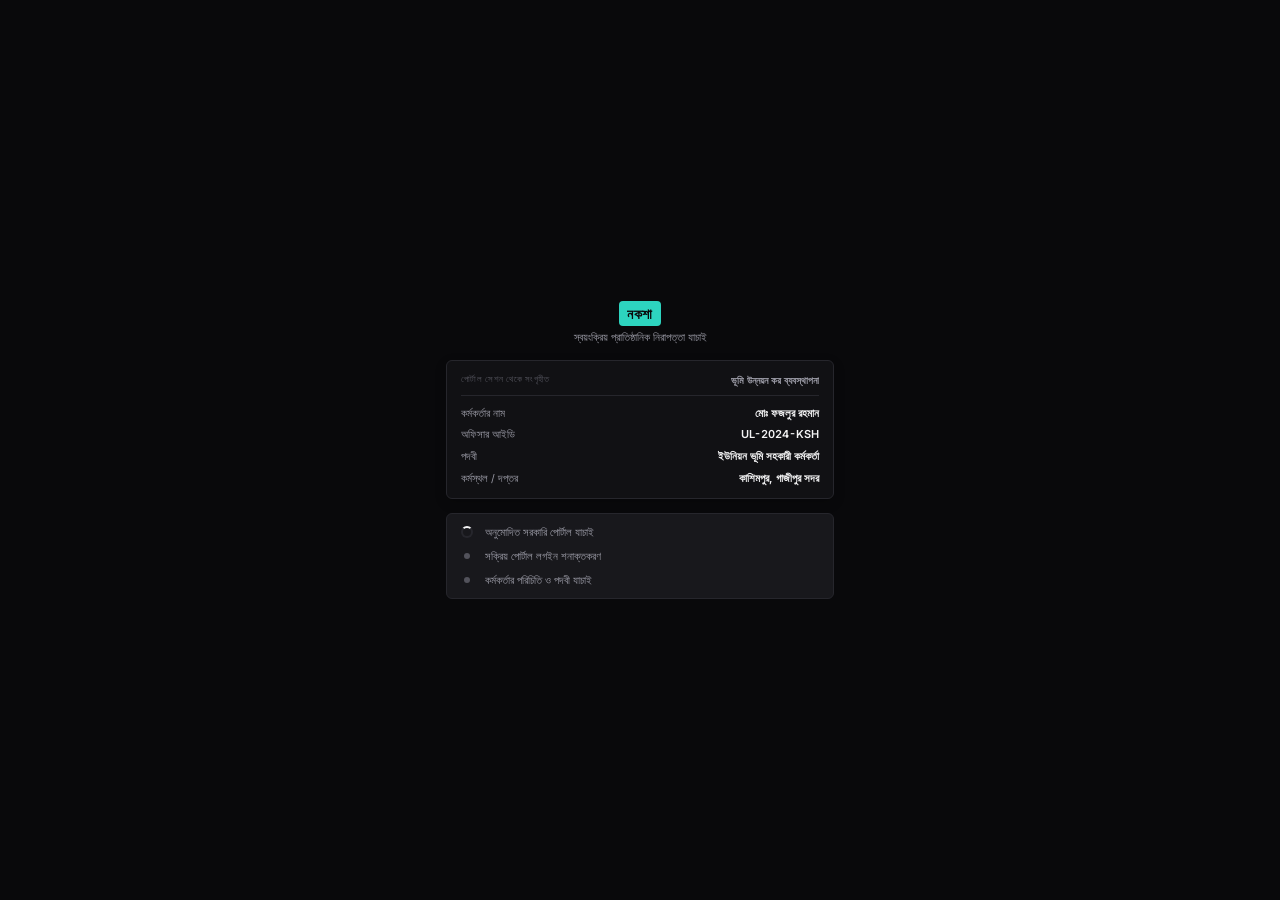
<file: extension/sidepanel.html>
<!DOCTYPE html>
<html lang="bn" data-theme="dark">
<head>
  <meta charset="UTF-8">
  <meta name="viewport" content="width=device-width, initial-scale=1.0">
  <meta name="color-scheme" content="dark light">
  <title>নকশা — ২ডি জিআইএস সাইড প্যানেল</title>
  
  <!-- Inter & Noto Sans Bengali Fonts -->
  <link rel="preconnect" href="https://fonts.googleapis.com">
  <link rel="preconnect" href="https://fonts.gstatic.com" crossorigin>
  <link href="https://fonts.googleapis.com/css2?family=Inter:wght@400;500;600;700;800&family=Noto+Sans+Bengali:wght@400;500;600;700&display=swap" rel="stylesheet">

  <!-- Leaflet CSS (Local Bundle for MV3 CSP Compliance) -->
  <link rel="stylesheet" href="vendor/leaflet/leaflet.css" />

  <!-- Modern Linear / Stripe Cockpit Stylesheet -->
  <link rel="stylesheet" href="sidepanel.css">
  <style>
    html, body {
      background: #09090B;
      background-color: var(--bg, #09090B);
      margin: 0;
      padding: 0;
      width: 100%;
      height: 100%;
      overscroll-behavior: none;
    }
  </style>
</head>
<body>
  <!-- 0. Automated Officer Verification Screen (Appears before Cockpit) -->
  <div id="sp-verification-screen" class="sp-verification-overlay">
    <div class="sp-verify-card">
      <div class="sp-verify-brand">
        <span class="sp-verify-logo">নকশা</span>
        <span class="sp-verify-sub">স্বয়ংক্রিয় প্রাতিষ্ঠানিক নিরাপত্তা যাচাই</span>
      </div>

      <!-- Identity Card -->
      <div class="sp-identity-card">
        <div class="sp-identity-head">
          <span class="sp-identity-badge" id="sp-v-tag">পোর্টাল সেশন থেকে সংগৃহীত</span>
          <span class="sp-identity-portal" id="sp-v-portal-name">ভূমি উন্নয়ন কর ব্যবস্থাপনা</span>
        </div>
        <div class="sp-identity-body">
          <div class="sp-identity-row">
            <span class="sp-id-label" id="sp-lbl-v-name">কর্মকর্তার নাম</span>
            <span class="sp-id-val" id="sp-v-officer-name">মোঃ ফজলুর রহমান</span>
          </div>
          <div class="sp-identity-row">
            <span class="sp-id-label" id="sp-lbl-v-id">অফিসার আইডি</span>
            <span class="sp-id-val num" id="sp-v-officer-id">UL-2024-KSH</span>
          </div>
          <div class="sp-identity-row">
            <span class="sp-id-label" id="sp-lbl-v-title">পদবী</span>
            <span class="sp-id-val" id="sp-v-officer-title">ইউনিয়ন ভূমি সহকারী কর্মকর্তা</span>
          </div>
          <div class="sp-identity-row">
            <span class="sp-id-label" id="sp-lbl-v-office">কর্মস্থল / দপ্তর</span>
            <span class="sp-id-val" id="sp-v-officer-office">কাশিমপুর, গাজীপুর সদর</span>
          </div>
        </div>
      </div>

      <!-- Automated Checks Step List -->
      <div class="sp-checks-list">
        <div class="sp-check-item" id="sp-chk-portal">
          <span class="sp-chk-icon"><span class="sp-spinner"></span></span>
          <span class="sp-chk-text" id="sp-txt-chk-portal">অনুমোদিত সরকারি পোর্টাল যাচাই</span>
        </div>
        <div class="sp-check-item" id="sp-chk-session">
          <span class="sp-chk-icon"><span class="sp-chk-pending"></span></span>
          <span class="sp-chk-text" id="sp-txt-chk-session">সক্রিয় পোর্টাল লগইন শনাক্তকরণ</span>
        </div>
        <div class="sp-check-item" id="sp-chk-registry">
          <span class="sp-chk-icon"><span class="sp-chk-pending"></span></span>
          <span class="sp-chk-text" id="sp-txt-chk-registry">কর্মকর্তার পরিচিতি ও পদবী যাচাই</span>
        </div>
      </div>

      <!-- Result Banner (Success / Denied) -->
      <div class="sp-verify-result" id="sp-verify-result" style="display: none;">
        <!-- Injected dynamically -->
      </div>
    </div>
  </div>

  <!-- 1. Slim 40px Top Bar (Height Budget <= 40px) -->
  <header class="sp-topbar">
    <div class="sp-topbar-left">
      <span class="sp-brand-logo">নকশা</span>
      <span class="sp-officer-chip" id="sp-role-chip" title="ক্যাডাস্ট্রাল জিআইএস">তহশিলদার</span>
      <span class="sp-verified-chip num" id="sp-verified-badge" title="অনুমোদিত অফিসার যাচাইকৃত">Verified: UL-2024-KSH</span>
      <span class="sp-demo-pill" id="sp-demo-pill" title="কৃত্রিম ডেমো ডেটা — কোনো বাস্তব সরকারি রেকর্ডের সাথে সম্পর্কযুক্ত নয়">ডেমো</span>
    </div>
    <div class="sp-topbar-right">
      <span class="sp-timer num" id="sp-session-timer">⏱ 15:00</span>
      <button class="sp-icon-btn" id="sp-btn-theme" title="থিম পরিবর্তন / Toggle Theme">
        <span id="sp-theme-icon">☀️</span>
      </button>
      <button class="sp-icon-btn num" id="sp-btn-lang" title="ভাষা পরিবর্তন / Switch Language">EN</button>
    </div>
  </header>

  <!-- 2. Context as ONE Single Muted Line of Text (Height Budget <= 24px) -->
  <div class="sp-context-line" id="sp-context-line">
    <span id="sp-detected-mouza">কাশিমপুর</span> · 
    <span id="sp-ctx-khatian-lbl">খতিয়ান</span> <strong id="sp-detected-khatian" class="num">১২০</strong> · 
    <span id="sp-ctx-dag-lbl">দাগ</span> <strong id="sp-detected-dag" class="num">৪০২</strong> · 
    <span id="sp-detected-portal">ভূমি কর পোর্টাল</span>
  </div>

  <!-- Main Naksha Cockpit Container (Fluid 1-col on <700px, 2-col on >=700px) -->
  <div class="sp-cockpit-layout" id="sp-cockpit">
    <!-- Left Column: Hero + Map (pinned/stacked on >=700px) -->
    <div class="sp-col-left">
      <!-- 3. VERDICT HERO CARD (Bento ~110px expanded / 38px collapsed) -->
      <div id="sp-verdict-hero-container">
        <!-- Injected dynamically by VerdictHero.js -->
      </div>

  <!-- 4. HERO GIS MAP (Default 25% height, min 160px, max 30vh) -->
  <div class="sp-map-panel" id="sp-map-panel">
    <div id="sp-map"></div>

    <!-- Floating Top Overlay Controls -->
    <div class="sp-map-top-controls">
      <!-- Layers Button Popover Toggle -->
      <div class="sp-map-btn-group">
        <button class="sp-ctrl-btn" id="sp-btn-layers-toggle" type="button">
          <span id="sp-icon-layers"></span>
          <span id="sp-lbl-layers">স্তরসমূহ</span>
        </button>
      </div>

      <div class="sp-map-btn-group">
        <button class="sp-ctrl-btn" id="sp-btn-recenter" title="প্লটের কেন্দ্রে ফিরে যান / Recenter" type="button">
          <span id="sp-icon-recenter"></span>
        </button>
        <button class="sp-ctrl-btn" id="sp-btn-reset-zoom" title="রিসেট ভিউ / Reset Zoom" type="button">
          <span id="sp-icon-reset"></span>
        </button>
      </div>

      <div class="sp-map-btn-group">
        <button class="sp-ctrl-btn" id="sp-btn-map-collapse" title="ম্যাপ সংকুচিত করুন (১২০px) / Collapse Map" type="button">
          <span id="sp-icon-collapse">▾</span>
        </button>
        <button class="sp-ctrl-btn" id="sp-btn-map-expand" title="সম্পূর্ণ ম্যাপ ভিউ / Expand Map" type="button">
          <span id="sp-icon-expand">⛶</span>
        </button>
      </div>
    </div>

    <!-- Layers Popover Menu (Initially Hidden) -->
    <div class="sp-layers-popover hidden" id="sp-layers-popover">
      <div class="sp-popover-title" id="sp-popover-title">ক্যাডাস্ট্রাল স্তরসমূহ</div>
      <label class="sp-layer-toggle-row">
        <div class="sp-layer-left">
          <span class="sp-layer-swatch swatch-dashed-violet"></span>
          <span id="lbl-l-cs">১. সিএস পৈত্রিক সীমানা</span>
          <span class="sp-layer-area num" id="area-l-cs">১৮.০০ শতক</span>
        </div>
        <input type="checkbox" checked data-layer-type="ancestral_footprint">
      </label>
      <label class="sp-layer-toggle-row">
        <div class="sp-layer-left">
          <span class="sp-layer-swatch swatch-solid-orange"></span>
          <span id="lbl-l-deed">২. দলিল দাবিকৃত জমি</span>
          <span class="sp-layer-area num" id="area-l-deed">৬.০০ শতক</span>
        </div>
        <input type="checkbox" checked data-layer-type="deed_claim">
      </label>
      <label class="sp-layer-toggle-row">
        <div class="sp-layer-left">
          <span class="sp-layer-swatch swatch-solid-blue"></span>
          <span id="lbl-l-dlrs">৩. ডিএলআরএস জরিপকৃত</span>
          <span class="sp-layer-area num" id="area-l-dlrs">৫.১০ শতক</span>
        </div>
        <input type="checkbox" checked data-layer-type="ground_truth">
      </label>
      <label class="sp-layer-toggle-row">
        <div class="sp-layer-left">
          <span class="sp-layer-swatch swatch-wave-cyan"></span>
          <span id="lbl-l-khas">৪. সরকারি খাস নিষ্কাশন খাল</span>
          <span class="sp-layer-area num" id="area-l-khas">৪.৪৮ শতক</span>
        </div>
        <input type="checkbox" checked data-layer-type="restricted_khas">
      </label>
      <label class="sp-layer-toggle-row">
        <div class="sp-layer-left">
          <span class="sp-layer-swatch swatch-hatch-red"></span>
          <span id="lbl-l-conflict">৫. বিরোধপূর্ণ এলাকা</span>
          <span class="sp-layer-area num" id="area-l-conflict">০.৯০ শতক</span>
        </div>
        <input type="checkbox" checked data-layer-type="conflict_zone">
      </label>
    </div>

    <!-- Map Bottom Decorations: North Arrow & Scale Badge -->
    <div class="sp-map-bottom-decorations">
      <div class="sp-north-arrow">
        <span id="sp-icon-compass"></span>
        <span>N</span>
      </div>
      <div class="sp-scale-badge num">1 : 500</div>
    </div>

    <!-- Offline Basemap Warning Toast -->
    <div id="sp-tile-warning" class="sp-tile-warning hidden">
      ⚠️ অফলাইন ভেক্টর মোড সক্রিয়
    </div>

    <!-- Map Loading Overlay -->
    <div id="sp-map-loader" class="sp-map-overlay">
      <div class="sp-spinner"></div>
      <p id="sp-map-loader-text">ক্যাডাস্ট্রাল স্তর লোড হচ্ছে...</p>
    </div>

    <!-- Map Error Overlay -->
    <div id="sp-map-error" class="sp-map-overlay hidden">
      <div class="sp-error-icon">⚠️</div>
      <p id="sp-error-message">স্প্যাশিয়াল সার্ভার সংযোগ বিচ্ছিন্ন।</p>
      <button id="sp-retry-btn" class="sp-btn-sm">পুনরায় চেষ্টা করুন</button>
    </div>
  </div>

    </div><!-- end .sp-col-left -->

    <!-- Right Column: Tabs + Tab Panels -->
    <div class="sp-col-right">
      <nav class="sp-tab-nav">
    <button class="sp-tab-item active" data-tab="tab-overview">
      <span id="tab-icon-overview"></span>
      <span class="tab-label" id="tab-lbl-overview">সারসংক্ষেপ</span>
    </button>
    <button class="sp-tab-item" data-tab="tab-history">
      <span id="tab-icon-history"></span>
      <span class="tab-label" id="tab-lbl-history">ইতিহাস</span>
    </button>
    <button class="sp-tab-item" data-tab="tab-tax">
      <span id="tab-icon-tax"></span>
      <span class="tab-label" id="tab-lbl-tax">কর স্থিতি</span>
    </button>
    <button class="sp-tab-item" data-tab="tab-liens">
      <span id="tab-icon-liens"></span>
      <span class="tab-label" id="tab-lbl-liens">দায় ও লিয়েন</span>
    </button>
    <button class="sp-tab-item" data-tab="tab-audit">
      <span id="tab-icon-audit"></span>
      <span class="tab-label" id="tab-lbl-audit">অডিট লেজার</span>
    </button>
  </nav>

  <!-- 6. Bento Grid Tab Panels Body (The ONLY scrolling area) -->
  <main class="sp-tab-container" id="sp-tab-container">
    <!-- Tab 1: Overview (Bento Grid Card A, B, C) -->
    <section class="sp-panel active" id="tab-overview">
      <div id="overview-chart-container"></div>
      <div id="overview-rules-container"></div>
    </section>

    <!-- Tab 2: History (Lineage Timeline) -->
    <section class="sp-panel" id="tab-history">
      <div id="history-lineage-container"></div>
    </section>

    <!-- Tab 3: Tax (Neighbor Plots Audit) -->
    <section class="sp-panel" id="tab-tax">
      <div id="tax-chart-container"></div>
    </section>

    <!-- Tab 4: Liens (Encumbrance Timeline) -->
    <section class="sp-panel" id="tab-liens">
      <div id="liens-timeline-container"></div>
    </section>

    <!-- Tab 5: Audit (Trust Ledger Stream) -->
    <section class="sp-panel" id="tab-audit">
      <!-- Hidden contract marker for test suite compliance -->
      <div id="tab-ledger">
        <span class="hidden" style="display:none;">Ed25519</span>
      </div>
      <div id="audit-chain-container"></div>
    </section>
  </main>
</div><!-- end .sp-col-right -->
</div><!-- end #sp-cockpit -->

  <!-- Leaflet Local Bundle -->
  <script src="vendor/leaflet/leaflet.js"></script>

  <!-- Modular Scripts -->
  <script src="components/icons.js"></script>
  <script src="components/i18n.js"></script>
  <script src="components/VerdictHero.js"></script>
  <script src="components/RuleGrid.js"></script>
  <script src="components/AreaChart.js"></script>
  <script src="components/LineageTimeline.js"></script>
  <script src="components/TaxChart.js"></script>
  <script src="components/LienTimeline.js"></script>
  <script src="components/AuditChain.js"></script>

  <!-- Main Orchestration Logic -->
  <script src="sidepanel.js"></script>
</body>
</html>
</file>
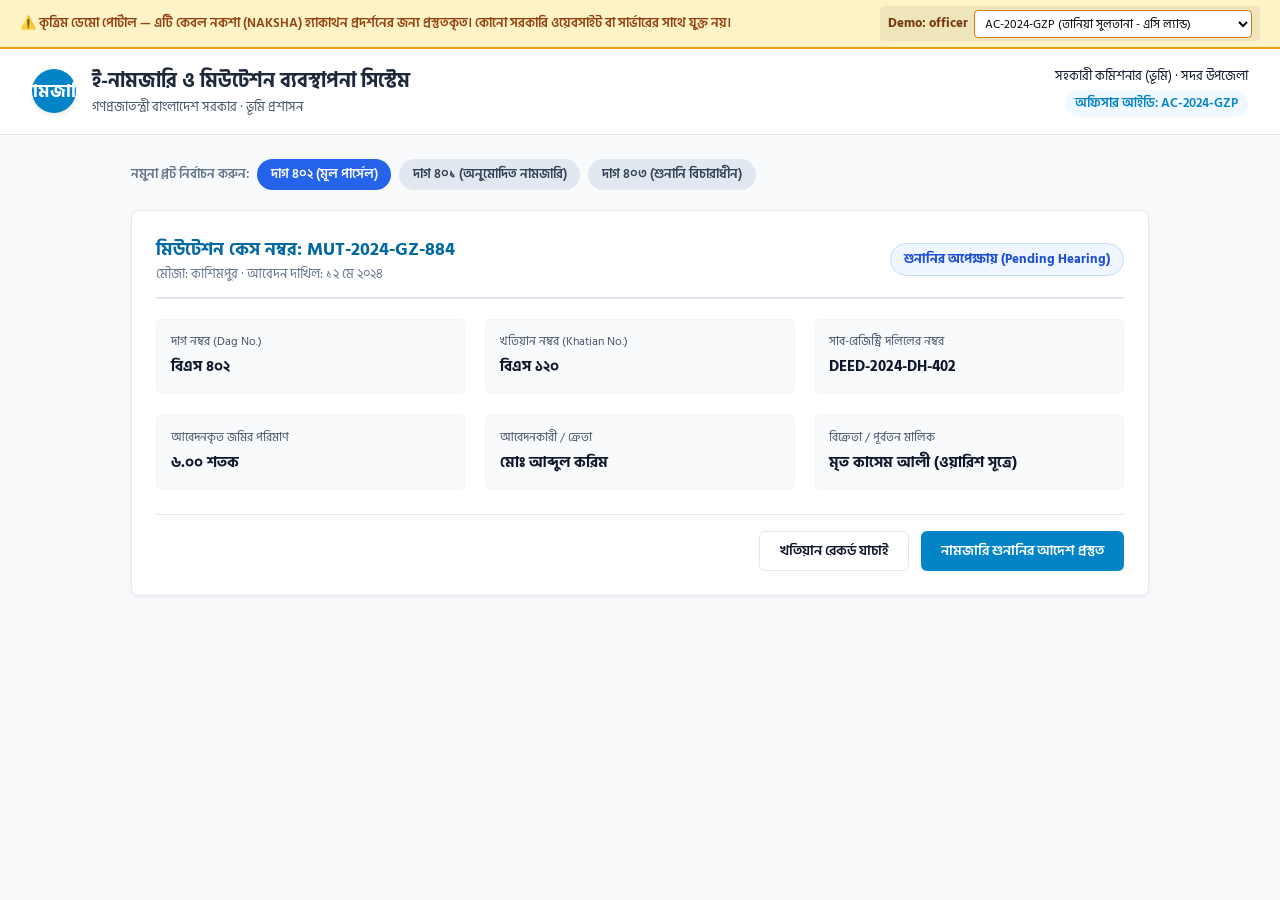
<file: naksha/static/portals/e_mutation.html>
<!DOCTYPE html>
<html lang="bn">
<head>
    <meta charset="UTF-8">
    <meta name="viewport" content="width=device-width, initial-scale=1.0">
    <title>ই-নামজারি ও জমাখারিজ পোর্টাল — ডেমো সংস্করণ</title>
    <link rel="preconnect" href="https://fonts.googleapis.com">
    <link rel="preconnect" href="https://fonts.gstatic.com" crossorigin>
    <link href="https://fonts.googleapis.com/css2?family=Hind+Siliguri:wght@400;500;600;700&display=swap" rel="stylesheet">
    <style>
        :root {
            --font-bangla: 'Hind Siliguri', -apple-system, sans-serif;
            --primary: #0284c7;
            --primary-dark: #0369a1;
            --bg: #f8fafc;
            --surface: #ffffff;
            --border: #e2e8f0;
            --text-main: #0f172a;
            --text-sub: #475569;
        }
        * { box-sizing: border-box; margin: 0; padding: 0; }
        body {
            font-family: var(--font-bangla);
            background-color: var(--bg);
            color: var(--text-main);
            line-height: 1.6;
        }
        .demo-warning-banner {
            background: #fef3c7;
            border-bottom: 2px solid #f59e0b;
            color: #92400e;
            padding: 0.5rem 1rem;
            text-align: center;
            font-size: 0.82rem;
            font-weight: 600;
        }
        .portal-header {
            background: #ffffff;
            border-bottom: 1px solid var(--border);
            padding: 1rem 2rem;
            display: flex;
            align-items: center;
            justify-content: space-between;
        }
        .portal-brand {
            display: flex;
            align-items: center;
            gap: 1rem;
        }
        .govt-logo {
            width: 44px;
            height: 44px;
            background: #0284c7;
            border-radius: 50%;
            display: flex;
            align-items: center;
            justify-content: center;
            color: white;
            font-weight: bold;
            font-size: 1.15rem;
            box-shadow: 0 2px 4px rgba(0,0,0,0.1);
        }
        .portal-brand h1 { font-size: 1.25rem; font-weight: 700; color: #1e293b; }
        .portal-brand p { font-size: 0.8rem; color: var(--text-sub); }
        .officer-session {
            text-align: right;
            font-size: 0.8rem;
        }
        .session-badge {
            background: #f0f9ff;
            color: #0284c7;
            padding: 0.2rem 0.6rem;
            border-radius: 9999px;
            font-weight: 600;
            display: inline-block;
            margin-top: 0.25rem;
        }
        .portal-container {
            max-width: 1050px;
            margin: 1.5rem auto;
            padding: 0 1rem;
        }
        .mutation-card {
            background: var(--surface);
            border: 1px solid var(--border);
            border-radius: 8px;
            padding: 1.5rem;
            box-shadow: 0 2px 6px rgba(0,0,0,0.05);
        }
        .card-header {
            display: flex;
            justify-content: space-between;
            align-items: center;
            border-bottom: 2px solid #e2e8f0;
            padding-bottom: 0.75rem;
            margin-bottom: 1.25rem;
        }
        .card-header h2 { font-size: 1.15rem; font-weight: 700; color: var(--primary-dark); }
        .status-pill {
            background: #eff6ff;
            color: #1d4ed8;
            border: 1px solid #bfdbfe;
            padding: 0.3rem 0.8rem;
            border-radius: 9999px;
            font-weight: 700;
            font-size: 0.82rem;
        }
        .details-grid {
            display: grid;
            grid-template-columns: repeat(3, 1fr);
            gap: 1.25rem;
            margin-bottom: 1.5rem;
        }
        .detail-box {
            background: #f8fafc;
            border: 1px solid #f1f5f9;
            padding: 0.85rem;
            border-radius: 6px;
        }
        .detail-label { font-size: 0.74rem; color: var(--text-sub); margin-bottom: 0.2rem; }
        .detail-val { font-size: 0.95rem; font-weight: 700; color: var(--text-main); }
        .action-row {
            display: flex;
            justify-content: flex-end;
            gap: 0.75rem;
            border-top: 1px solid var(--border);
            padding-top: 1rem;
        }
        .btn {
            font-family: var(--font-bangla);
            font-size: 0.85rem;
            font-weight: 600;
            padding: 0.5rem 1.25rem;
            border-radius: 6px;
            border: none;
            cursor: pointer;
        }
        .btn-outline { background: #fff; border: 1px solid var(--border); color: var(--text-main); }
        .btn-primary { background: var(--primary); color: white; }

        /* Plot Selector Chips */
        .plot-selector-row {
            display: flex;
            align-items: center;
            gap: 0.5rem;
            margin-bottom: 1.25rem;
        }
        .chip {
            padding: 0.35rem 0.85rem;
            border-radius: 9999px;
            background: #e2e8f0;
            color: #334155;
            font-size: 0.8rem;
            font-weight: 600;
            cursor: pointer;
            transition: all 0.15s ease;
            border: none;
            font-family: inherit;
        }
        .chip.active {
            background: #2563eb;
            color: white;
        }
    </style>
</head>
<body>
    <!-- Safety Notice -->
    <div class="demo-warning-banner" style="display: flex; align-items: center; justify-content: space-between; flex-wrap: wrap; gap: 0.5rem; padding: 0.4rem 1.25rem;">
        <div>
            ⚠️ কৃত্রিম ডেমো পোর্টাল — এটি কেবল নকশা (NAKSHA) হ্যাকাথন প্রদর্শনের জন্য প্রস্তুতকৃত। কোনো সরকারি ওয়েবসাইট বা সার্ভারের সাথে যুক্ত নয়।
        </div>
        <div style="display: inline-flex; align-items: center; gap: 0.4rem; font-size: 0.8rem; background: rgba(0,0,0,0.06); padding: 0.2rem 0.5rem; border-radius: 4px;">
            <label for="demo-officer-select" style="font-weight: 700; color: #78350f;">Demo: officer</label>
            <select id="demo-officer-select" onchange="switchOfficer(this.value)" style="font-size: 0.78rem; font-family: var(--font-bangla); border: 1px solid #d97706; border-radius: 4px; padding: 2px 6px; background: #fff; cursor: pointer;">
                <option value="AC-2024-GZP" selected>AC-2024-GZP (তানিয়া সুলতানা - এসি ল্যান্ড)</option>
                <option value="UL-2024-KSH">UL-2024-KSH (মোঃ ফজলুর রহমান - তহশিলদার)</option>
                <option value="KN-2024-KSH">KN-2024-KSH (মোঃ রফিকুল ইসলাম - কানুনগো)</option>
                <option value="EXT-999-HACK">EXT-999-HACK (অজ্ঞাত ব্যক্তি - অননুমোদিত/বাতিল)</option>
            </select>
        </div>
    </div>

    <!-- Portal Header -->
    <header class="portal-header"
            id="portal-officer-header"
            data-portal-name="ই-নামজারি ও মিউটেশন ব্যবস্থাপনা সিস্টেম"
            data-officer-id="AC-2024-GZP"
            data-officer-name="তানিয়া সুলতানা"
            data-officer-role="ac_land"
            data-officer-designation="সহকারী কমিশনার (ভূমি)"
            data-officer-office="গাজীপুর সদর">
        <div class="portal-brand">
            <div class="govt-logo">নামজারি</div>
            <div>
                <h1>ই-নামজারি ও মিউটেশন ব্যবস্থাপনা সিস্টেম</h1>
                <p>গণপ্রজাতন্ত্রী বাংলাদেশ সরকার · ভূমি প্রশাসন</p>
            </div>
        </div>
        <div class="officer-session">
            <div id="disp-officer-title">সহকারী কমিশনার (ভূমি) · সদর উপজেলা</div>
            <div class="session-badge" id="disp-officer-badge">অফিসার আইডি: AC-2024-GZP</div>
        </div>
    </header>

    <div class="portal-container">
        <!-- Quick Demo Switcher -->
        <div class="plot-selector-row">
            <span style="font-size: 0.8rem; font-weight: 600; color: #64748b;">নমুনা প্লট নির্বাচন করুন:</span>
            <button class="chip active" onclick="switchPlot('402', '120', 'MUT-2024-GZ-884', 'DEED-2024-DH-402', 'মোঃ আব্দুল করিম', '৬.০০', 'শুনানির অপেক্ষায় (Pending Hearing)')">দাগ ৪০২ (মূল পার্সেল)</button>
            <button class="chip" onclick="switchPlot('401', '88', 'MUT-2021-GZ-401', 'DEED-2021-DH-401', 'মোঃ রহিম শেখ', '৪.৩৭', 'অনুমোদিত ও খতিয়ান সৃজিত (Approved)')">দাগ ৪০১ (অনুমোদিত নামজারি)</button>
            <button class="chip" onclick="switchPlot('403', '125', 'MUT-2024-GZ-PENDING', 'DEED-2023-DH-403', 'আব্দুল মজিদ', '৫.৫৩', 'আবেদন দাখিল ও কর বকেয়া (Notice)')">দাগ ৪০৩ (শুনানি বিচারাধীন)</button>
        </div>

        <!-- Mutation Case Record Card -->
        <section 
            id="naksha-portal-context" 
            class="mutation-card"
            data-portal="e_mutation"
            data-mouza="কাশিমপুর"
            data-jl="28"
            data-upazila="গাজীপুর সদর"
            data-district="গাজীপুর"
            data-dag="402"
            data-khatian="120"
            data-case-id="MUT-2024-GZ-884"
            data-deed-no="DEED-2024-DH-402"
            data-owner="মোঃ আব্দুল করিম"
            data-area="6.0"
        >
            <div class="card-header">
                <div>
                    <h2>মিউটেশন কেস নম্বর: <span id="disp-case-id">MUT-2024-GZ-884</span></h2>
                    <p style="font-size: 0.8rem; color: #64748b;">মৌজা: কাশিমপুর · আবেদন দাখিল: ১২ মে ২০২৪</p>
                </div>
                <div class="status-pill" id="disp-status">শুনানির অপেক্ষায় (Pending Hearing)</div>
            </div>

            <div class="details-grid">
                <div class="detail-box">
                    <div class="detail-label">দাগ নম্বর (Dag No.)</div>
                    <div class="detail-val" id="disp-dag">বিএস ৪০২</div>
                </div>
                <div class="detail-box">
                    <div class="detail-label">খতিয়ান নম্বর (Khatian No.)</div>
                    <div class="detail-val" id="disp-khatian">বিএস ১২০</div>
                </div>
                <div class="detail-box">
                    <div class="detail-label">সাব-রেজিস্ট্রি দলিলের নম্বর</div>
                    <div class="detail-val" id="disp-deed">DEED-2024-DH-402</div>
                </div>
                <div class="detail-box">
                    <div class="detail-label">আবেদনকৃত জমির পরিমাণ</div>
                    <div class="detail-val" id="disp-area">৬.০০ শতক</div>
                </div>
                <div class="detail-box">
                    <div class="detail-label">আবেদনকারী / ক্রেতা</div>
                    <div class="detail-val" id="disp-owner">মোঃ আব্দুল করিম</div>
                </div>
                <div class="detail-box">
                    <div class="detail-label">বিক্রেতা / পূর্বতন মালিক</div>
                    <div class="detail-val">মৃত কাসেম আলী (ওয়ারিশ সূত্রে)</div>
                </div>
            </div>

            <div class="action-row">
                <button class="btn btn-outline">খতিয়ান রেকর্ড যাচাই</button>
                <button class="btn btn-primary">নামজারি শুনানির আদেশ প্রস্তুত</button>
            </div>
        </section>
    </div>

    <script>
        function switchPlot(dag, khatian, caseId, deedNo, owner, area, statusText) {
            document.querySelectorAll('.chip').forEach(c => c.classList.remove('active'));
            event.target.classList.add('active');

            const ctx = document.getElementById('naksha-portal-context');
            ctx.setAttribute('data-dag', dag);
            ctx.setAttribute('data-khatian', khatian);
            ctx.setAttribute('data-case-id', caseId);
            ctx.setAttribute('data-deed-no', deedNo);
            ctx.setAttribute('data-owner', owner);
            ctx.setAttribute('data-area', area);

            document.getElementById('disp-case-id').textContent = caseId;
            document.getElementById('disp-dag').textContent = 'বিএস ' + dag;
            document.getElementById('disp-khatian').textContent = 'বিএস ' + khatian;
            document.getElementById('disp-deed').textContent = deedNo;
            document.getElementById('disp-area').textContent = area + ' শতক';
            document.getElementById('disp-owner').textContent = owner;
            document.getElementById('disp-status').textContent = statusText;

            window.dispatchEvent(new CustomEvent('naksha:plotChanged', {
                detail: { dag, khatian, caseId, deedNo, owner, area }
            }));
        }

        const OFFICERS = {
            'AC-2024-GZP': {
                id: 'AC-2024-GZP',
                name: 'তানিয়া সুলতানা',
                role: 'ac_land',
                designation: 'সহকারী কমিশনার (ভূমি)',
                office: 'গাজীপুর সদর',
                title: 'সহকারী কমিশনার (ভূমি) · সদর উপজেলা',
            },
            'UL-2024-KSH': {
                id: 'UL-2024-KSH',
                name: 'মোঃ ফজলুর রহমান',
                role: 'union_land_officer',
                designation: 'ইউনিয়ন ভূমি সহকারী কর্মকর্তা',
                office: 'কাশিমপুর, গাজীপুর সদর',
                title: 'ইউনিয়ন ভূমি সহকারী কর্মকর্তা · কাশিমপুর',
            },
            'KN-2024-KSH': {
                id: 'KN-2024-KSH',
                name: 'মোঃ রফিকুল ইসলাম',
                role: 'kanungo',
                designation: 'কানুনগো',
                office: 'কাশিমপুর, গাজীপুর সদর',
                title: 'কানুনগো · কাশিমপুর',
            },
            'EXT-999-HACK': {
                id: 'EXT-999-HACK',
                name: 'অজ্ঞাত ব্যবহারকারী',
                role: 'unauthorized',
                designation: 'অননুমোদিত বহিরাগত ব্যক্তি',
                office: 'অননুমোদিত নেটওয়ার্ক',
                title: 'অননুমোদিত বহিরাগত ব্যক্তি',
            }
        };

        function switchOfficer(officerId) {
            const officer = OFFICERS[officerId] || OFFICERS['AC-2024-GZP'];
            const header = document.getElementById('portal-officer-header');
            if (header) {
                header.setAttribute('data-officer-id', officer.id);
                header.setAttribute('data-officer-name', officer.name);
                header.setAttribute('data-officer-role', officer.role);
                header.setAttribute('data-officer-designation', officer.designation);
                header.setAttribute('data-officer-office', officer.office);
            }
            const dispTitle = document.getElementById('disp-officer-title');
            if (dispTitle) dispTitle.textContent = officer.title;
            const dispBadge = document.getElementById('disp-officer-badge');
            if (dispBadge) dispBadge.textContent = 'অফিসার আইডি: ' + officer.id;

            window.dispatchEvent(new CustomEvent('naksha:officerChanged', {
                detail: officer
            }));
        }
    </script>
</body>
</html>
</file>
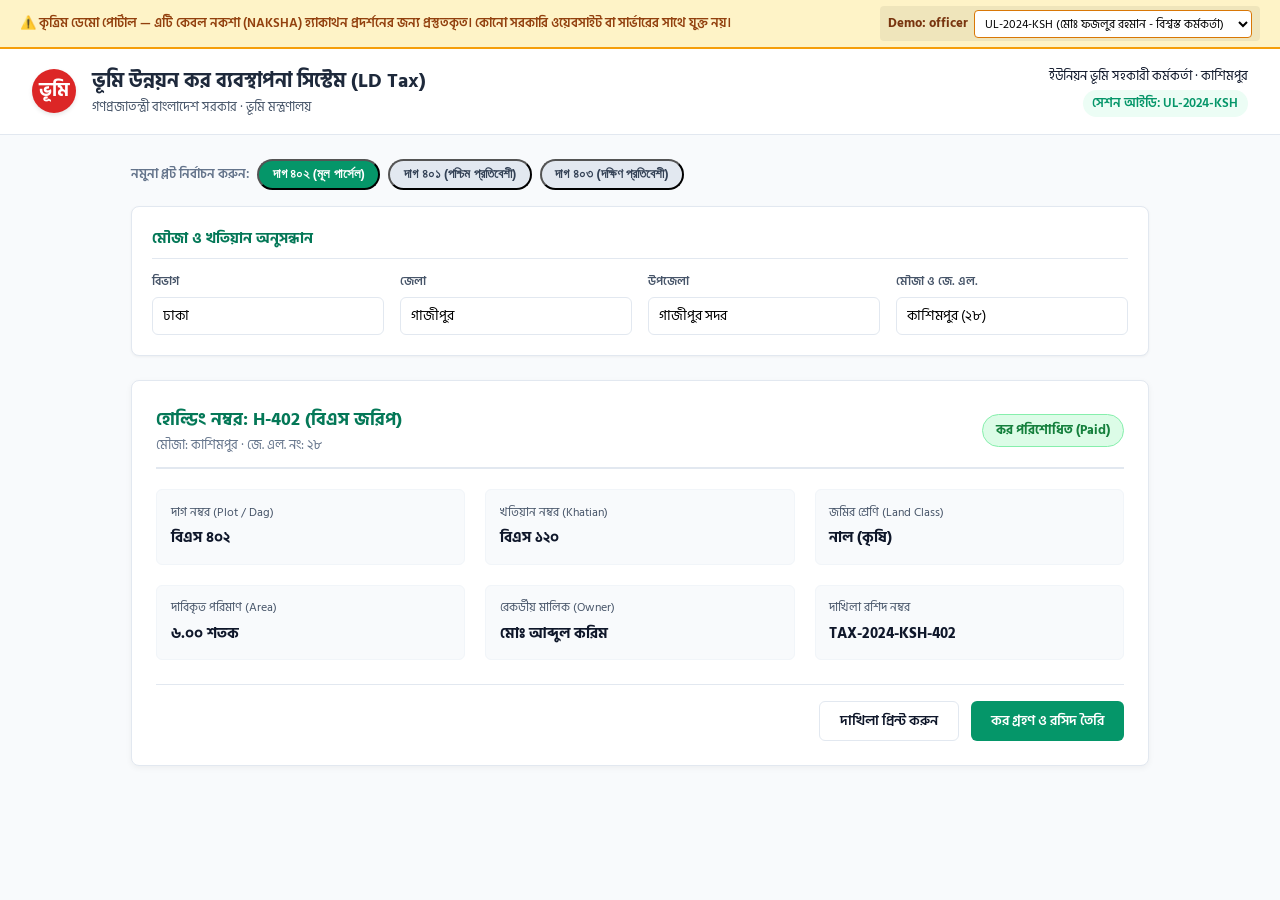
<file: naksha/static/portals/ld_tax.html>
<!DOCTYPE html>
<html lang="bn">
<head>
    <meta charset="UTF-8">
    <meta name="viewport" content="width=device-width, initial-scale=1.0">
    <title>ভূমি উন্নয়ন কর পোর্টাল — ডেমো সংস্করণ</title>
    <link rel="preconnect" href="https://fonts.googleapis.com">
    <link rel="preconnect" href="https://fonts.gstatic.com" crossorigin>
    <link href="https://fonts.googleapis.com/css2?family=Hind+Siliguri:wght@400;500;600;700&display=swap" rel="stylesheet">
    <style>
        :root {
            --font-bangla: 'Hind Siliguri', -apple-system, sans-serif;
            --primary: #059669;
            --primary-dark: #047857;
            --bg: #f8fafc;
            --surface: #ffffff;
            --border: #e2e8f0;
            --text-main: #0f172a;
            --text-sub: #475569;
        }
        * { box-sizing: border-box; margin: 0; padding: 0; }
        body {
            font-family: var(--font-bangla);
            background-color: var(--bg);
            color: var(--text-main);
            line-height: 1.6;
        }
        /* Demo Disclaimer Banner */
        .demo-warning-banner {
            background: #fef3c7;
            border-bottom: 2px solid #f59e0b;
            color: #92400e;
            padding: 0.5rem 1rem;
            text-align: center;
            font-size: 0.82rem;
            font-weight: 600;
        }
        .portal-header {
            background: #ffffff;
            border-bottom: 1px solid var(--border);
            padding: 1rem 2rem;
            display: flex;
            align-items: center;
            justify-content: space-between;
        }
        .portal-brand {
            display: flex;
            align-items: center;
            gap: 1rem;
        }
        .govt-logo {
            width: 44px;
            height: 44px;
            background: #dc2626;
            border-radius: 50%;
            display: flex;
            align-items: center;
            justify-content: center;
            color: white;
            font-weight: bold;
            font-size: 1.2rem;
            box-shadow: 0 2px 4px rgba(0,0,0,0.1);
        }
        .portal-brand h1 { font-size: 1.25rem; font-weight: 700; color: #1e293b; }
        .portal-brand p { font-size: 0.8rem; color: var(--text-sub); }
        .officer-session {
            text-align: right;
            font-size: 0.8rem;
        }
        .session-badge {
            background: #ecfdf5;
            color: #059669;
            padding: 0.2rem 0.6rem;
            border-radius: 9999px;
            font-weight: 600;
            display: inline-block;
            margin-top: 0.25rem;
        }

        .portal-container {
            max-width: 1050px;
            margin: 1.5rem auto;
            padding: 0 1rem;
        }

        /* Search / Select Bar */
        .filter-card {
            background: var(--surface);
            border: 1px solid var(--border);
            border-radius: 8px;
            padding: 1.25rem;
            margin-bottom: 1.5rem;
            box-shadow: 0 1px 3px rgba(0,0,0,0.05);
        }
        .filter-title {
            font-size: 0.95rem;
            font-weight: 700;
            margin-bottom: 0.85rem;
            color: var(--primary-dark);
            border-bottom: 1px solid var(--border);
            padding-bottom: 0.4rem;
        }
        .filter-grid {
            display: grid;
            grid-template-columns: repeat(4, 1fr);
            gap: 1rem;
        }
        .form-group {
            display: flex;
            flex-direction: column;
            gap: 0.3rem;
        }
        .form-label {
            font-size: 0.78rem;
            font-weight: 600;
            color: var(--text-sub);
        }
        .form-select, .form-input {
            padding: 0.45rem 0.65rem;
            border: 1px solid var(--border);
            border-radius: 6px;
            font-family: var(--font-bangla);
            font-size: 0.85rem;
            background: #fff;
        }

        /* Holding Record Card */
        .record-card {
            background: var(--surface);
            border: 1px solid var(--border);
            border-radius: 8px;
            padding: 1.5rem;
            box-shadow: 0 2px 6px rgba(0,0,0,0.05);
        }
        .record-header {
            display: flex;
            justify-content: space-between;
            align-items: center;
            border-bottom: 2px solid #e2e8f0;
            padding-bottom: 0.75rem;
            margin-bottom: 1.25rem;
        }
        .record-header h2 {
            font-size: 1.15rem;
            font-weight: 700;
            color: var(--primary-dark);
        }
        .tax-status-pill {
            background: #dcfce7;
            color: #15803d;
            border: 1px solid #86efac;
            padding: 0.3rem 0.8rem;
            border-radius: 9999px;
            font-weight: 700;
            font-size: 0.82rem;
        }
        .details-grid {
            display: grid;
            grid-template-columns: repeat(3, 1fr);
            gap: 1.25rem;
            margin-bottom: 1.5rem;
        }
        .detail-box {
            background: #f8fafc;
            border: 1px solid #f1f5f9;
            padding: 0.85rem;
            border-radius: 6px;
        }
        .detail-label {
            font-size: 0.74rem;
            color: var(--text-sub);
            margin-bottom: 0.2rem;
        }
        .detail-val {
            font-size: 0.95rem;
            font-weight: 700;
            color: var(--text-main);
        }

        /* Action Buttons */
        .action-row {
            display: flex;
            justify-content: flex-end;
            gap: 0.75rem;
            border-top: 1px solid var(--border);
            padding-top: 1rem;
        }
        .btn {
            font-family: var(--font-bangla);
            font-size: 0.85rem;
            font-weight: 600;
            padding: 0.5rem 1.25rem;
            border-radius: 6px;
            border: none;
            cursor: pointer;
        }
        .btn-outline {
            background: #fff;
            border: 1px solid var(--border);
            color: var(--text-main);
        }
        .btn-primary {
            background: var(--primary);
            color: white;
        }

        /* Plot Selector Chips */
        .plot-selector-row {
            display: flex;
            align-items: center;
            gap: 0.5rem;
            margin-bottom: 1rem;
        }
        .chip {
            padding: 0.35rem 0.85rem;
            border-radius: 9999px;
            background: #e2e8f0;
            color: #334155;
            font-size: 0.8rem;
            font-weight: 600;
            cursor: pointer;
            transition: all 0.15s ease;
            text-decoration: none;
        }
        .chip.active {
            background: var(--primary);
            color: white;
        }
    </style>
</head>
<body>
    <!-- Safety Notice -->
    <div class="demo-warning-banner" style="display: flex; align-items: center; justify-content: space-between; flex-wrap: wrap; gap: 0.5rem; padding: 0.4rem 1.25rem;">
        <div>
            ⚠️ কৃত্রিম ডেমো পোর্টাল — এটি কেবল নকশা (NAKSHA) হ্যাকাথন প্রদর্শনের জন্য প্রস্তুতকৃত। কোনো সরকারি ওয়েবসাইট বা সার্ভারের সাথে যুক্ত নয়।
        </div>
        <div style="display: inline-flex; align-items: center; gap: 0.4rem; font-size: 0.8rem; background: rgba(0,0,0,0.06); padding: 0.2rem 0.5rem; border-radius: 4px;">
            <label for="demo-officer-select" style="font-weight: 700; color: #78350f;">Demo: officer</label>
            <select id="demo-officer-select" onchange="switchOfficer(this.value)" style="font-size: 0.78rem; font-family: var(--font-bangla); border: 1px solid #d97706; border-radius: 4px; padding: 2px 6px; background: #fff; cursor: pointer;">
                <option value="UL-2024-KSH" selected>UL-2024-KSH (মোঃ ফজলুর রহমান - বিশ্বস্ত কর্মকর্তা)</option>
                <option value="AC-2024-GZP">AC-2024-GZP (তানিয়া সুলতানা - এসি ল্যান্ড)</option>
                <option value="KN-2024-KSH">KN-2024-KSH (মোঃ রফিকুল ইসলাম - কানুনগো)</option>
                <option value="EXT-999-HACK">EXT-999-HACK (অজ্ঞাত ব্যক্তি - অননুমোদিত/বাতিল)</option>
            </select>
        </div>
    </div>

    <!-- Portal Header -->
    <header class="portal-header" 
            id="portal-officer-header"
            data-portal-name="ভূমি উন্নয়ন কর ব্যবস্থাপনা সিস্টেম (LD Tax)"
            data-officer-id="UL-2024-KSH"
            data-officer-name="মোঃ ফজলুর রহমান"
            data-officer-role="union_land_officer"
            data-officer-designation="ইউনিয়ন ভূমি সহকারী কর্মকর্তা"
            data-officer-office="কাশিমপুর, গাজীপুর সদর">
        <div class="portal-brand">
            <div class="govt-logo">ভূমি</div>
            <div>
                <h1>ভূমি উন্নয়ন কর ব্যবস্থাপনা সিস্টেম (LD Tax)</h1>
                <p>গণপ্রজাতন্ত্রী বাংলাদেশ সরকার · ভূমি মন্ত্রণালয়</p>
            </div>
        </div>
        <div class="officer-session">
            <div id="disp-officer-title">ইউনিয়ন ভূমি সহকারী কর্মকর্তা · কাশিমপুর</div>
            <div class="session-badge" id="disp-officer-badge">সেশন আইডি: UL-2024-KSH</div>
        </div>
    </header>

    <div class="portal-container">
        <!-- Quick Demo Switcher -->
        <div class="plot-selector-row">
            <span style="font-size: 0.8rem; font-weight: 600; color: #64748b;">নমুনা প্লট নির্বাচন করুন:</span>
            <button class="chip active" onclick="switchPlot('402', '120', 'H-402', 'মোঃ আব্দুল করিম', '৬.০০', 'পরিশোধিত')">দাগ ৪০২ (মূল পার্সেল)</button>
            <button class="chip" onclick="switchPlot('401', '88', 'H-401', 'মোঃ রহিম শেখ', '৪.৩৭', 'পরিশোধিত')">দাগ ৪০১ (পশ্চিম প্রতিবেশী)</button>
            <button class="chip" onclick="switchPlot('403', '125', 'H-403', 'আব্দুল মজিদ', '৫.৫৩', 'বকেয়া')">দাগ ৪০৩ (দক্ষিণ প্রতিবেশী)</button>
        </div>

        <!-- Filter Card -->
        <div class="filter-card">
            <div class="filter-title">মৌজা ও খতিয়ান অনুসন্ধান</div>
            <div class="filter-grid">
                <div class="form-group">
                    <label class="form-label">বিভাগ</label>
                    <input class="form-input" value="ঢাকা" readonly>
                </div>
                <div class="form-group">
                    <label class="form-label">জেলা</label>
                    <input class="form-input" value="গাজীপুর" readonly>
                </div>
                <div class="form-group">
                    <label class="form-label">উপজেলা</label>
                    <input class="form-input" value="গাজীপুর সদর" readonly>
                </div>
                <div class="form-group">
                    <label class="form-label">মৌজা ও জে. এল.</label>
                    <input class="form-input" id="input-mouza" value="কাশিমপুর (২৮)" readonly>
                </div>
            </div>
        </div>

        <!-- Holding Record Container (Detected by NAKSHA Extension Content Script) -->
        <section 
            id="naksha-portal-context" 
            class="record-card"
            data-portal="ld_tax"
            data-mouza="কাশিমপুর"
            data-jl="28"
            data-upazila="গাজীপুর সদর"
            data-district="গাজীপুর"
            data-dag="402"
            data-khatian="120"
            data-holding="H-402"
            data-owner="মোঃ আব্দুল করিম"
            data-area="6.0"
            data-tax-status="paid"
        >
            <div class="record-header">
                <div>
                    <h2>হোল্ডিং নম্বর: <span id="disp-holding">H-402</span> (বিএস জরিপ)</h2>
                    <p style="font-size: 0.8rem; color: #64748b;">মৌজা: কাশিমপুর · জে. এল. নং: ২৮</p>
                </div>
                <div class="tax-status-pill" id="disp-tax-badge">কর পরিশোধিত (Paid)</div>
            </div>

            <div class="details-grid">
                <div class="detail-box">
                    <div class="detail-label">দাগ নম্বর (Plot / Dag)</div>
                    <div class="detail-val" id="disp-dag">বিএস ৪০২</div>
                </div>
                <div class="detail-box">
                    <div class="detail-label">খতিয়ান নম্বর (Khatian)</div>
                    <div class="detail-val" id="disp-khatian">বিএস ১২০</div>
                </div>
                <div class="detail-box">
                    <div class="detail-label">জমির শ্রেণি (Land Class)</div>
                    <div class="detail-val" id="disp-class">নাল (কৃষি)</div>
                </div>
                <div class="detail-box">
                    <div class="detail-label">দাবিকৃত পরিমাণ (Area)</div>
                    <div class="detail-val" id="disp-area">৬.০০ শতক</div>
                </div>
                <div class="detail-box">
                    <div class="detail-label">রেকর্ডীয় মালিক (Owner)</div>
                    <div class="detail-val" id="disp-owner">মোঃ আব্দুল করিম</div>
                </div>
                <div class="detail-box">
                    <div class="detail-label">দাখিলা রশিদ নম্বর</div>
                    <div class="detail-val" id="disp-receipt">TAX-2024-KSH-402</div>
                </div>
            </div>

            <div class="action-row">
                <button class="btn btn-outline">দাখিলা প্রিন্ট করুন</button>
                <button class="btn btn-primary">কর গ্রহণ ও রসিদ তৈরি</button>
            </div>
        </section>
    </div>

    <script>
        function switchPlot(dag, khatian, holding, owner, area, taxStatus) {
            document.querySelectorAll('.chip').forEach(c => c.classList.remove('active'));
            event.target.classList.add('active');

            const ctx = document.getElementById('naksha-portal-context');
            ctx.setAttribute('data-dag', dag);
            ctx.setAttribute('data-khatian', khatian);
            ctx.setAttribute('data-holding', holding);
            ctx.setAttribute('data-owner', owner);
            ctx.setAttribute('data-area', area);
            ctx.setAttribute('data-tax-status', taxStatus === 'পরিশোধিত' ? 'paid' : 'arrears');

            document.getElementById('disp-holding').textContent = holding;
            document.getElementById('disp-dag').textContent = 'বিএস ' + dag;
            document.getElementById('disp-khatian').textContent = 'বিএস ' + khatian;
            document.getElementById('disp-owner').textContent = owner;
            document.getElementById('disp-area').textContent = area + ' শতক';
            
            const badge = document.getElementById('disp-tax-badge');
            badge.textContent = taxStatus === 'পরিশোধিত' ? 'কর পরিশোধিত (Paid)' : 'কর বকেয়া (Arrears)';
            badge.style.background = taxStatus === 'পরিশোধিত' ? '#dcfce7' : '#fef3c7';
            badge.style.color = taxStatus === 'পরিশোধিত' ? '#15803d' : '#92400e';
            badge.style.borderColor = taxStatus === 'পরিশোধিত' ? '#86efac' : '#fde68a';

            // Dispatch custom event for content script detection
            window.dispatchEvent(new CustomEvent('naksha:plotChanged', {
                detail: { dag, khatian, holding, owner, area }
            }));
        }

        const OFFICERS = {
            'UL-2024-KSH': {
                id: 'UL-2024-KSH',
                name: 'মোঃ ফজলুর রহমান',
                role: 'union_land_officer',
                designation: 'ইউনিয়ন ভূমি সহকারী কর্মকর্তা',
                office: 'কাশিমপুর, গাজীপুর সদর',
                title: 'ইউনিয়ন ভূমি সহকারী কর্মকর্তা · কাশিমপুর',
            },
            'AC-2024-GZP': {
                id: 'AC-2024-GZP',
                name: 'তানিয়া সুলতানা',
                role: 'ac_land',
                designation: 'সহকারী কমিশনার (ভূমি)',
                office: 'গাজীপুর সদর',
                title: 'সহকারী কমিশনার (ভূমি) · গাজীপুর সদর',
            },
            'KN-2024-KSH': {
                id: 'KN-2024-KSH',
                name: 'মোঃ রফিকুল ইসলাম',
                role: 'kanungo',
                designation: 'কানুনগো',
                office: 'কাশিমপুর, গাজীপুর সদর',
                title: 'কানুনগো · কাশিমপুর',
            },
            'EXT-999-HACK': {
                id: 'EXT-999-HACK',
                name: 'অজ্ঞাত ব্যবহারকারী',
                role: 'unauthorized',
                designation: 'অননুমোদিত বহিরাগত ব্যক্তি',
                office: 'অননুমোদিত নেটওয়ার্ক',
                title: 'অননুমোদিত বহিরাগত ব্যক্তি',
            }
        };

        function switchOfficer(officerId) {
            const officer = OFFICERS[officerId] || OFFICERS['UL-2024-KSH'];
            const header = document.getElementById('portal-officer-header');
            if (header) {
                header.setAttribute('data-officer-id', officer.id);
                header.setAttribute('data-officer-name', officer.name);
                header.setAttribute('data-officer-role', officer.role);
                header.setAttribute('data-officer-designation', officer.designation);
                header.setAttribute('data-officer-office', officer.office);
            }
            const dispTitle = document.getElementById('disp-officer-title');
            if (dispTitle) dispTitle.textContent = officer.title;
            const dispBadge = document.getElementById('disp-officer-badge');
            if (dispBadge) dispBadge.textContent = 'সেশন আইডি: ' + officer.id;

            window.dispatchEvent(new CustomEvent('naksha:officerChanged', {
                detail: officer
            }));
        }
    </script>
</body>
</html>
</file>
<file: extension/vendor/leaflet/leaflet.css>
/* required styles */

.leaflet-pane,
.leaflet-tile,
.leaflet-marker-icon,
.leaflet-marker-shadow,
.leaflet-tile-container,
.leaflet-pane > svg,
.leaflet-pane > canvas,
.leaflet-zoom-box,
.leaflet-image-layer,
.leaflet-layer {
	position: absolute;
	left: 0;
	top: 0;
	}
.leaflet-container {
	overflow: hidden;
	}
.leaflet-tile,
.leaflet-marker-icon,
.leaflet-marker-shadow {
	-webkit-user-select: none;
	   -moz-user-select: none;
	        user-select: none;
	  -webkit-user-drag: none;
	}
/* Prevents IE11 from highlighting tiles in blue */
.leaflet-tile::selection {
	background: transparent;
}
/* Safari renders non-retina tile on retina better with this, but Chrome is worse */
.leaflet-safari .leaflet-tile {
	image-rendering: -webkit-optimize-contrast;
	}
/* hack that prevents hw layers "stretching" when loading new tiles */
.leaflet-safari .leaflet-tile-container {
	width: 1600px;
	height: 1600px;
	-webkit-transform-origin: 0 0;
	}
.leaflet-marker-icon,
.leaflet-marker-shadow {
	display: block;
	}
/* .leaflet-container svg: reset svg max-width decleration shipped in Joomla! (joomla.org) 3.x */
/* .leaflet-container img: map is broken in FF if you have max-width: 100% on tiles */
.leaflet-container .leaflet-overlay-pane svg {
	max-width: none !important;
	max-height: none !important;
	}
.leaflet-container .leaflet-marker-pane img,
.leaflet-container .leaflet-shadow-pane img,
.leaflet-container .leaflet-tile-pane img,
.leaflet-container img.leaflet-image-layer,
.leaflet-container .leaflet-tile {
	max-width: none !important;
	max-height: none !important;
	width: auto;
	padding: 0;
	}

.leaflet-container img.leaflet-tile {
	/* See: https://bugs.chromium.org/p/chromium/issues/detail?id=600120 */
	mix-blend-mode: plus-lighter;
}

.leaflet-container.leaflet-touch-zoom {
	-ms-touch-action: pan-x pan-y;
	touch-action: pan-x pan-y;
	}
.leaflet-container.leaflet-touch-drag {
	-ms-touch-action: pinch-zoom;
	/* Fallback for FF which doesn't support pinch-zoom */
	touch-action: none;
	touch-action: pinch-zoom;
}
.leaflet-container.leaflet-touch-drag.leaflet-touch-zoom {
	-ms-touch-action: none;
	touch-action: none;
}
.leaflet-container {
	-webkit-tap-highlight-color: transparent;
}
.leaflet-container a {
	-webkit-tap-highlight-color: rgba(51, 181, 229, 0.4);
}
.leaflet-tile {
	filter: inherit;
	visibility: hidden;
	}
.leaflet-tile-loaded {
	visibility: inherit;
	}
.leaflet-zoom-box {
	width: 0;
	height: 0;
	-moz-box-sizing: border-box;
	     box-sizing: border-box;
	z-index: 800;
	}
/* workaround for https://bugzilla.mozilla.org/show_bug.cgi?id=888319 */
.leaflet-overlay-pane svg {
	-moz-user-select: none;
	}

.leaflet-pane         { z-index: 400; }

.leaflet-tile-pane    { z-index: 200; }
.leaflet-overlay-pane { z-index: 400; }
.leaflet-shadow-pane  { z-index: 500; }
.leaflet-marker-pane  { z-index: 600; }
.leaflet-tooltip-pane   { z-index: 650; }
.leaflet-popup-pane   { z-index: 700; }

.leaflet-map-pane canvas { z-index: 100; }
.leaflet-map-pane svg    { z-index: 200; }

.leaflet-vml-shape {
	width: 1px;
	height: 1px;
	}
.lvml {
	behavior: url(#default#VML);
	display: inline-block;
	position: absolute;
	}


/* control positioning */

.leaflet-control {
	position: relative;
	z-index: 800;
	pointer-events: visiblePainted; /* IE 9-10 doesn't have auto */
	pointer-events: auto;
	}
.leaflet-top,
.leaflet-bottom {
	position: absolute;
	z-index: 1000;
	pointer-events: none;
	}
.leaflet-top {
	top: 0;
	}
.leaflet-right {
	right: 0;
	}
.leaflet-bottom {
	bottom: 0;
	}
.leaflet-left {
	left: 0;
	}
.leaflet-control {
	float: left;
	clear: both;
	}
.leaflet-right .leaflet-control {
	float: right;
	}
.leaflet-top .leaflet-control {
	margin-top: 10px;
	}
.leaflet-bottom .leaflet-control {
	margin-bottom: 10px;
	}
.leaflet-left .leaflet-control {
	margin-left: 10px;
	}
.leaflet-right .leaflet-control {
	margin-right: 10px;
	}


/* zoom and fade animations */

.leaflet-fade-anim .leaflet-popup {
	opacity: 0;
	-webkit-transition: opacity 0.2s linear;
	   -moz-transition: opacity 0.2s linear;
	        transition: opacity 0.2s linear;
	}
.leaflet-fade-anim .leaflet-map-pane .leaflet-popup {
	opacity: 1;
	}
.leaflet-zoom-animated {
	-webkit-transform-origin: 0 0;
	    -ms-transform-origin: 0 0;
	        transform-origin: 0 0;
	}
svg.leaflet-zoom-animated {
	will-change: transform;
}

.leaflet-zoom-anim .leaflet-zoom-animated {
	-webkit-transition: -webkit-transform 0.25s cubic-bezier(0,0,0.25,1);
	   -moz-transition:    -moz-transform 0.25s cubic-bezier(0,0,0.25,1);
	        transition:         transform 0.25s cubic-bezier(0,0,0.25,1);
	}
.leaflet-zoom-anim .leaflet-tile,
.leaflet-pan-anim .leaflet-tile {
	-webkit-transition: none;
	   -moz-transition: none;
	        transition: none;
	}

.leaflet-zoom-anim .leaflet-zoom-hide {
	visibility: hidden;
	}


/* cursors */

.leaflet-interactive {
	cursor: pointer;
	}
.leaflet-grab {
	cursor: -webkit-grab;
	cursor:    -moz-grab;
	cursor:         grab;
	}
.leaflet-crosshair,
.leaflet-crosshair .leaflet-interactive {
	cursor: crosshair;
	}
.leaflet-popup-pane,
.leaflet-control {
	cursor: auto;
	}
.leaflet-dragging .leaflet-grab,
.leaflet-dragging .leaflet-grab .leaflet-interactive,
.leaflet-dragging .leaflet-marker-draggable {
	cursor: move;
	cursor: -webkit-grabbing;
	cursor:    -moz-grabbing;
	cursor:         grabbing;
	}

/* marker & overlays interactivity */
.leaflet-marker-icon,
.leaflet-marker-shadow,
.leaflet-image-layer,
.leaflet-pane > svg path,
.leaflet-tile-container {
	pointer-events: none;
	}

.leaflet-marker-icon.leaflet-interactive,
.leaflet-image-layer.leaflet-interactive,
.leaflet-pane > svg path.leaflet-interactive,
svg.leaflet-image-layer.leaflet-interactive path {
	pointer-events: visiblePainted; /* IE 9-10 doesn't have auto */
	pointer-events: auto;
	}

/* visual tweaks */

.leaflet-container {
	background: #ddd;
	outline-offset: 1px;
	}
.leaflet-container a {
	color: #0078A8;
	}
.leaflet-zoom-box {
	border: 2px dotted #38f;
	background: rgba(255,255,255,0.5);
	}


/* general typography */
.leaflet-container {
	font-family: "Helvetica Neue", Arial, Helvetica, sans-serif;
	font-size: 12px;
	font-size: 0.75rem;
	line-height: 1.5;
	}


/* general toolbar styles */

.leaflet-bar {
	box-shadow: 0 1px 5px rgba(0,0,0,0.65);
	border-radius: 4px;
	}
.leaflet-bar a {
	background-color: #fff;
	border-bottom: 1px solid #ccc;
	width: 26px;
	height: 26px;
	line-height: 26px;
	display: block;
	text-align: center;
	text-decoration: none;
	color: black;
	}
.leaflet-bar a,
.leaflet-control-layers-toggle {
	background-position: 50% 50%;
	background-repeat: no-repeat;
	display: block;
	}
.leaflet-bar a:hover,
.leaflet-bar a:focus {
	background-color: #f4f4f4;
	}
.leaflet-bar a:first-child {
	border-top-left-radius: 4px;
	border-top-right-radius: 4px;
	}
.leaflet-bar a:last-child {
	border-bottom-left-radius: 4px;
	border-bottom-right-radius: 4px;
	border-bottom: none;
	}
.leaflet-bar a.leaflet-disabled {
	cursor: default;
	background-color: #f4f4f4;
	color: #bbb;
	}

.leaflet-touch .leaflet-bar a {
	width: 30px;
	height: 30px;
	line-height: 30px;
	}
.leaflet-touch .leaflet-bar a:first-child {
	border-top-left-radius: 2px;
	border-top-right-radius: 2px;
	}
.leaflet-touch .leaflet-bar a:last-child {
	border-bottom-left-radius: 2px;
	border-bottom-right-radius: 2px;
	}

/* zoom control */

.leaflet-control-zoom-in,
.leaflet-control-zoom-out {
	font: bold 18px 'Lucida Console', Monaco, monospace;
	text-indent: 1px;
	}

.leaflet-touch .leaflet-control-zoom-in, .leaflet-touch .leaflet-control-zoom-out  {
	font-size: 22px;
	}


/* layers control */

.leaflet-control-layers {
	box-shadow: 0 1px 5px rgba(0,0,0,0.4);
	background: #fff;
	border-radius: 5px;
	}
.leaflet-control-layers-toggle {
	background-image: url(images/layers.png);
	width: 36px;
	height: 36px;
	}
.leaflet-retina .leaflet-control-layers-toggle {
	background-image: url(images/layers-2x.png);
	background-size: 26px 26px;
	}
.leaflet-touch .leaflet-control-layers-toggle {
	width: 44px;
	height: 44px;
	}
.leaflet-control-layers .leaflet-control-layers-list,
.leaflet-control-layers-expanded .leaflet-control-layers-toggle {
	display: none;
	}
.leaflet-control-layers-expanded .leaflet-control-layers-list {
	display: block;
	position: relative;
	}
.leaflet-control-layers-expanded {
	padding: 6px 10px 6px 6px;
	color: #333;
	background: #fff;
	}
.leaflet-control-layers-scrollbar {
	overflow-y: scroll;
	overflow-x: hidden;
	padding-right: 5px;
	}
.leaflet-control-layers-selector {
	margin-top: 2px;
	position: relative;
	top: 1px;
	}
.leaflet-control-layers label {
	display: block;
	font-size: 13px;
	font-size: 1.08333em;
	}
.leaflet-control-layers-separator {
	height: 0;
	border-top: 1px solid #ddd;
	margin: 5px -10px 5px -6px;
	}

/* Default icon URLs */
.leaflet-default-icon-path { /* used only in path-guessing heuristic, see L.Icon.Default */
	background-image: url(images/marker-icon.png);
	}


/* attribution and scale controls */

.leaflet-container .leaflet-control-attribution {
	background: #fff;
	background: rgba(255, 255, 255, 0.8);
	margin: 0;
	}
.leaflet-control-attribution,
.leaflet-control-scale-line {
	padding: 0 5px;
	color: #333;
	line-height: 1.4;
	}
.leaflet-control-attribution a {
	text-decoration: none;
	}
.leaflet-control-attribution a:hover,
.leaflet-control-attribution a:focus {
	text-decoration: underline;
	}
.leaflet-attribution-flag {
	display: inline !important;
	vertical-align: baseline !important;
	width: 1em;
	height: 0.6669em;
	}
.leaflet-left .leaflet-control-scale {
	margin-left: 5px;
	}
.leaflet-bottom .leaflet-control-scale {
	margin-bottom: 5px;
	}
.leaflet-control-scale-line {
	border: 2px solid #777;
	border-top: none;
	line-height: 1.1;
	padding: 2px 5px 1px;
	white-space: nowrap;
	-moz-box-sizing: border-box;
	     box-sizing: border-box;
	background: rgba(255, 255, 255, 0.8);
	text-shadow: 1px 1px #fff;
	}
.leaflet-control-scale-line:not(:first-child) {
	border-top: 2px solid #777;
	border-bottom: none;
	margin-top: -2px;
	}
.leaflet-control-scale-line:not(:first-child):not(:last-child) {
	border-bottom: 2px solid #777;
	}

.leaflet-touch .leaflet-control-attribution,
.leaflet-touch .leaflet-control-layers,
.leaflet-touch .leaflet-bar {
	box-shadow: none;
	}
.leaflet-touch .leaflet-control-layers,
.leaflet-touch .leaflet-bar {
	border: 2px solid rgba(0,0,0,0.2);
	background-clip: padding-box;
	}


/* popup */

.leaflet-popup {
	position: absolute;
	text-align: center;
	margin-bottom: 20px;
	}
.leaflet-popup-content-wrapper {
	padding: 1px;
	text-align: left;
	border-radius: 12px;
	}
.leaflet-popup-content {
	margin: 13px 24px 13px 20px;
	line-height: 1.3;
	font-size: 13px;
	font-size: 1.08333em;
	min-height: 1px;
	}
.leaflet-popup-content p {
	margin: 17px 0;
	margin: 1.3em 0;
	}
.leaflet-popup-tip-container {
	width: 40px;
	height: 20px;
	position: absolute;
	left: 50%;
	margin-top: -1px;
	margin-left: -20px;
	overflow: hidden;
	pointer-events: none;
	}
.leaflet-popup-tip {
	width: 17px;
	height: 17px;
	padding: 1px;

	margin: -10px auto 0;
	pointer-events: auto;

	-webkit-transform: rotate(45deg);
	   -moz-transform: rotate(45deg);
	    -ms-transform: rotate(45deg);
	        transform: rotate(45deg);
	}
.leaflet-popup-content-wrapper,
.leaflet-popup-tip {
	background: white;
	color: #333;
	box-shadow: 0 3px 14px rgba(0,0,0,0.4);
	}
.leaflet-container a.leaflet-popup-close-button {
	position: absolute;
	top: 0;
	right: 0;
	border: none;
	text-align: center;
	width: 24px;
	height: 24px;
	font: 16px/24px Tahoma, Verdana, sans-serif;
	color: #757575;
	text-decoration: none;
	background: transparent;
	}
.leaflet-container a.leaflet-popup-close-button:hover,
.leaflet-container a.leaflet-popup-close-button:focus {
	color: #585858;
	}
.leaflet-popup-scrolled {
	overflow: auto;
	}

.leaflet-oldie .leaflet-popup-content-wrapper {
	-ms-zoom: 1;
	}
.leaflet-oldie .leaflet-popup-tip {
	width: 24px;
	margin: 0 auto;

	-ms-filter: "progid:DXImageTransform.Microsoft.Matrix(M11=0.70710678, M12=0.70710678, M21=-0.70710678, M22=0.70710678)";
	filter: progid:DXImageTransform.Microsoft.Matrix(M11=0.70710678, M12=0.70710678, M21=-0.70710678, M22=0.70710678);
	}

.leaflet-oldie .leaflet-control-zoom,
.leaflet-oldie .leaflet-control-layers,
.leaflet-oldie .leaflet-popup-content-wrapper,
.leaflet-oldie .leaflet-popup-tip {
	border: 1px solid #999;
	}


/* div icon */

.leaflet-div-icon {
	background: #fff;
	border: 1px solid #666;
	}


/* Tooltip */
/* Base styles for the element that has a tooltip */
.leaflet-tooltip {
	position: absolute;
	padding: 6px;
	background-color: #fff;
	border: 1px solid #fff;
	border-radius: 3px;
	color: #222;
	white-space: nowrap;
	-webkit-user-select: none;
	-moz-user-select: none;
	-ms-user-select: none;
	user-select: none;
	pointer-events: none;
	box-shadow: 0 1px 3px rgba(0,0,0,0.4);
	}
.leaflet-tooltip.leaflet-interactive {
	cursor: pointer;
	pointer-events: auto;
	}
.leaflet-tooltip-top:before,
.leaflet-tooltip-bottom:before,
.leaflet-tooltip-left:before,
.leaflet-tooltip-right:before {
	position: absolute;
	pointer-events: none;
	border: 6px solid transparent;
	background: transparent;
	content: "";
	}

/* Directions */

.leaflet-tooltip-bottom {
	margin-top: 6px;
}
.leaflet-tooltip-top {
	margin-top: -6px;
}
.leaflet-tooltip-bottom:before,
.leaflet-tooltip-top:before {
	left: 50%;
	margin-left: -6px;
	}
.leaflet-tooltip-top:before {
	bottom: 0;
	margin-bottom: -12px;
	border-top-color: #fff;
	}
.leaflet-tooltip-bottom:before {
	top: 0;
	margin-top: -12px;
	margin-left: -6px;
	border-bottom-color: #fff;
	}
.leaflet-tooltip-left {
	margin-left: -6px;
}
.leaflet-tooltip-right {
	margin-left: 6px;
}
.leaflet-tooltip-left:before,
.leaflet-tooltip-right:before {
	top: 50%;
	margin-top: -6px;
	}
.leaflet-tooltip-left:before {
	right: 0;
	margin-right: -12px;
	border-left-color: #fff;
	}
.leaflet-tooltip-right:before {
	left: 0;
	margin-left: -12px;
	border-right-color: #fff;
	}

/* Printing */

@media print {
	/* Prevent printers from removing background-images of controls. */
	.leaflet-control {
		-webkit-print-color-adjust: exact;
		print-color-adjust: exact;
		}
	}
</file>
<file: extension/sidepanel.css>
/* ==============================================================================
   NAKSHA (নকশা) — Linear / Stripe-Grade Minimalist Cockpit Stylesheet
   Strict 8px Grid, 0% Blue Tint, Neutral Graphite, Status Colors Only
   Height-Budget Constrained:
   1. Header + Context <= 64px
   2. Map default 25% height (min 160px, max 30vh) + Resizer + Controls
   3. Inline Legend directly under map
   4. Sticky Tabs 44px
   5. Tab Content flex: 1, ONLY scrollable region
   ============================================================================== */

@import url('tokens.css');

html, body, #root, #sp-cockpit, .sp-verification-overlay {
  box-sizing: border-box;
  margin: 0;
  padding: 0;
  background: var(--bg) !important;
}

html, body, #root {
  width: 100%;
  height: 100%;
  overflow-x: hidden;
  overscroll-behavior: none;
  background: var(--bg) !important;
  color: var(--text-main);
  font-family: var(--font-sans);
}

body {
  display: flex;
  flex-direction: column;
  min-width: 0;
  min-height: 0;
  overscroll-behavior: none;
  background: var(--bg) !important;
}

iframe, :host {
  background: var(--bg) !important;
  width: 100%;
  height: 100%;
  margin: 0;
  padding: 0;
  border: none;
}

*, *::before, *::after {
  box-sizing: border-box;
}

/* Fluid Cockpit Layout: 1-col on <700px, 2-col on >=700px */
.sp-cockpit-layout {
  width: 100%;
  flex: 1;
  min-height: 0;
  display: flex;
  flex-direction: column;
  min-width: 0;
  background: var(--bg-canvas);
}

.sp-col-left {
  display: flex;
  flex-direction: column;
  flex-shrink: 0;
  min-width: 0;
  background: var(--bg-canvas);
}

.sp-col-right {
  display: flex;
  flex-direction: column;
  flex: 1;
  min-height: 0;
  min-width: 0;
  background: var(--bg-canvas);
}

/* 2-Column Responsive Layout for Panels >= 700px */
@media (min-width: 700px) {
  .sp-cockpit-layout {
    flex-direction: row;
    align-items: stretch;
  }

  .sp-col-left {
    width: 48%;
    max-width: 500px;
    border-right: 1px solid var(--border-subtle);
    overflow-y: auto;
    padding-bottom: 16px;
    height: 100%;
  }

  .sp-col-right {
    flex: 1;
    height: 100%;
    overflow: hidden;
  }

  .sp-map-panel {
    height: 380px !important;
    max-height: 480px !important;
  }

  .sp-tab-nav {
    border-top: none;
  }
}

.bento-row-cards > *,
.bento-card,
.sp-tab-container,
.sp-panel {
  min-width: 0;
}
.sp-topbar {
  height: 40px;
  background: var(--bg-surface);
  border-bottom: 1px solid var(--border-subtle);
  padding: 0 8px;
  display: flex;
  align-items: center;
  justify-content: space-between;
  flex-shrink: 0;
  box-sizing: border-box;
}

.sp-topbar-left {
  display: flex;
  align-items: center;
  gap: 5px;
  flex-shrink: 0;
}

.sp-brand-logo {
  font-size: 11px;
  font-weight: 800;
  letter-spacing: 0.4px;
  background: var(--accent-brand);
  color: #09090B;
  padding: 2px 6px;
  border-radius: var(--radius-sm);
  display: inline-flex;
  align-items: center;
}

.sp-officer-chip {
  background: var(--bg-surface-2);
  border: 1px solid var(--border-subtle);
  color: var(--text-muted);
  font-size: 10.5px;
  padding: 1px 7px;
  border-radius: var(--radius-full);
}

.sp-demo-pill {
  font-size: 9.5px;
  color: var(--text-dim);
  border: 1px solid var(--border-subtle);
  padding: 1px 5px;
  border-radius: var(--radius-sm);
  letter-spacing: 0.3px;
}

.sp-topbar-right {
  display: flex;
  align-items: center;
  gap: 5px;
}

.sp-timer {
  color: var(--text-dim);
  font-size: 10.5px;
  margin-right: 2px;
}

.sp-icon-btn {
  background: var(--bg-surface-2);
  border: 1px solid var(--border-subtle);
  color: var(--text-muted);
  font-size: 10.5px;
  font-family: var(--font-sans);
  font-weight: 600;
  height: 24px;
  padding: 0 6px;
  border-radius: var(--radius-sm);
  display: inline-flex;
  align-items: center;
  justify-content: center;
  gap: 3px;
  cursor: pointer;
  transition: all 120ms ease;
}
.sp-icon-btn:hover {
  background: var(--bg-surface-elevated);
  color: var(--text-main);
  border-color: var(--border-focus);
}

/* ==============================================================================
   2. Context String (Single 24px line of muted text, no chips)
   ============================================================================== */
.sp-context-line {
  height: 24px;
  line-height: 24px;
  background: var(--bg-app);
  border-bottom: 1px solid var(--border-subtle);
  padding: 0 12px;
  font-size: 11px;
  color: var(--text-muted);
  white-space: nowrap;
  overflow: hidden;
  text-overflow: ellipsis;
  flex-shrink: 0;
  box-sizing: border-box;
}
.sp-context-line strong {
  color: var(--text-main);
  font-weight: 600;
}

/* ==============================================================================
   3. Verdict Hero Card (Bento ~110px expanded / 38px collapsed)
   ============================================================================== */
#sp-verdict-hero-container {
  padding: 6px 12px 4px;
  margin: 0;
  background: var(--bg-canvas);
  flex-shrink: 0;
}

.vh-expanded-box {
  background: var(--bg-surface);
  border: 1px solid var(--border-subtle);
  border-radius: var(--radius-md);
  padding: 8px 10px;
}
.vh-expanded-box.hidden {
  display: none;
}

.vh-main-row {
  display: flex;
  justify-content: space-between;
  align-items: flex-start;
  margin-bottom: 6px;
}

.vh-status-word {
  font-size: 18px;
  font-weight: 800;
  letter-spacing: -0.4px;
  line-height: 1.1;
  margin-bottom: 3px;
}

.vh-rule-segments {
  display: flex;
  align-items: center;
  gap: 3px;
}

.vh-seg-bar {
  width: 12px;
  height: 3px;
  border-radius: 1.5px;
}

.vh-seg-text {
  font-size: 9.5px;
  color: var(--text-dim);
  margin-left: 4px;
}

.vh-right-col {
  text-align: right;
}

.vh-metric-val {
  font-size: 18px;
  font-weight: 800;
  line-height: 1.1;
  letter-spacing: -0.4px;
}

.vh-metric-lbl {
  font-size: 9.5px;
  color: var(--text-muted);
  margin-top: 1px;
}

.vh-chips-row {
  display: flex;
  flex-wrap: wrap;
  gap: 4px;
  margin-bottom: 5px;
}

.vh-chip-btn {
  background: var(--bg-surface-2);
  border: 1px solid var(--border-subtle);
  color: var(--text-main);
  font-size: 10px;
  font-family: inherit;
  padding: 2px 6px;
  border-radius: var(--radius-sm);
  display: inline-flex;
  align-items: center;
  gap: 4px;
  cursor: pointer;
  transition: all 120ms ease;
}
.vh-chip-btn:hover {
  background: var(--bg-surface-elevated);
  border-color: var(--text-muted);
}

.vh-chip-dot {
  width: 5px;
  height: 5px;
  border-radius: 50%;
}

.vh-action-line {
  font-size: 10px;
  color: var(--text-muted);
  line-height: 1.3;
  border-top: 1px solid var(--border-subtle);
  padding-top: 4px;
  margin-top: 2px;
}
.vh-action-tag {
  color: var(--text-main);
  font-weight: 700;
  font-size: 9.5px;
  letter-spacing: 0.3px;
  margin-right: 4px;
}

/* Collapsed Slim Bar (~38px) */
.vh-collapsed-bar {
  height: 38px;
  background: var(--bg-surface);
  border: 1px solid var(--border-subtle);
  border-radius: var(--radius-md);
  padding: 0 10px;
  display: flex;
  align-items: center;
  justify-content: space-between;
  box-sizing: border-box;
}
.vh-collapsed-bar.hidden {
  display: none;
}

.vh-col-left {
  display: flex;
  align-items: center;
  gap: 6px;
  font-size: 11px;
}

.vh-status-dot {
  width: 7px;
  height: 7px;
  border-radius: 50%;
}

.vh-col-status {
  font-size: 12px;
  letter-spacing: 0.2px;
}

.vh-col-divider {
  color: var(--text-dim);
}

.vh-col-metric {
  color: var(--text-main);
}

.vh-col-label {
  color: var(--text-muted);
  font-size: 10.5px;
}

.vh-toggle-btn {
  background: transparent;
  border: none;
  color: var(--text-muted);
  font-size: 12px;
  cursor: pointer;
  padding: 4px 6px;
  display: flex;
  align-items: center;
  justify-content: center;
  border-radius: var(--radius-sm);
  transition: all 120ms ease;
}
.vh-toggle-btn:hover {
  color: var(--text-main);
  background: var(--bg-surface-2);
}

/* ==============================================================================
   4. Map Section (Default 25% height, min 160px, max 30vh)
   ============================================================================== */
.sp-map-panel {
  position: relative;
  height: 25vh;
  min-height: 160px;
  max-height: 30vh;
  margin: 0 12px;
  border: 1px solid var(--border-subtle);
  border-radius: var(--radius-md);
  overflow: hidden;
  background: var(--bg);
  flex-shrink: 0;
  transition: height 160ms cubic-bezier(0.4, 0, 0.2, 1);
}

.sp-map-panel.map-collapsed {
  height: 120px !important;
  min-height: 120px !important;
  max-height: 120px !important;
}

.sp-map-panel.map-expanded {
  height: calc(100vh - 190px) !important;
  max-height: 85vh !important;
  min-height: 350px !important;
}

#sp-map {
  width: 100%;
  height: 100%;
  background: var(--bg);
  background-image: 
    linear-gradient(rgba(38, 38, 44, 0.3) 1px, transparent 1px),
    linear-gradient(90deg, rgba(38, 38, 44, 0.3) 1px, transparent 1px);
  background-size: 16px 16px;
}

/* Map Header Floating Overlay Controls (Recenter, Reset, Collapse, Expand) */
.sp-map-top-controls {
  position: absolute;
  top: 6px;
  left: 6px;
  right: 6px;
  display: flex;
  justify-content: space-between;
  align-items: center;
  z-index: 1000;
  pointer-events: none;
}

.sp-map-btn-group {
  display: flex;
  gap: 4px;
  pointer-events: auto;
}

.sp-ctrl-btn {
  background: var(--bg-surface);
  backdrop-filter: blur(4px);
  border: 1px solid var(--border-subtle);
  color: var(--text-main);
  font-family: inherit;
  font-size: 10.5px;
  font-weight: 600;
  height: 24px;
  padding: 0 6px;
  border-radius: var(--radius-sm);
  display: inline-flex;
  align-items: center;
  justify-content: center;
  gap: 4px;
  cursor: pointer;
  transition: all 120ms ease;
  box-shadow: 0 1px 3px rgba(0, 0, 0, 0.2);
}
.sp-ctrl-btn:hover {
  background: var(--bg-surface-elevated);
  border-color: var(--border-focus);
}

/* Map Bottom Decorations: North Arrow & Scale Badge */
.sp-map-bottom-decorations {
  position: absolute;
  bottom: 6px;
  left: 6px;
  right: 6px;
  display: flex;
  justify-content: space-between;
  align-items: flex-end;
  z-index: 1000;
  pointer-events: none;
}
.sp-north-arrow {
  background: var(--bg-surface);
  border: 1px solid var(--border-subtle);
  color: var(--text-main);
  font-size: 9px;
  font-weight: 800;
  padding: 2px 5px;
  border-radius: 3px;
  display: flex;
  align-items: center;
  gap: 3px;
  box-shadow: 0 1px 3px rgba(0, 0, 0, 0.2);
}
.sp-scale-badge {
  background: var(--bg-surface);
  border: 1px solid var(--border-subtle);
  color: var(--text-muted);
  font-size: 9px;
  padding: 2px 5px;
  border-radius: 3px;
}

/* Resizer Handle */
.sp-map-resizer {
  height: 8px;
  cursor: ns-resize;
  display: flex;
  align-items: center;
  justify-content: center;
  margin: 1px 12px 2px;
  flex-shrink: 0;
}
.sp-resizer-line {
  width: 36px;
  height: 2px;
  background: var(--border-subtle);
  border-radius: 1px;
  transition: background 150ms ease;
}
.sp-map-resizer:hover .sp-resizer-line,
.sp-map-resizer.active .sp-resizer-line {
  background: var(--text-muted);
  height: 3px;
}

/* ==============================================================================
   5. Floating Layers Popover Menu (Top-Left of Map)
   ============================================================================== */
.sp-layers-popover {
  position: absolute;
  top: 32px;
  left: 6px;
  width: 238px;
  background: var(--bg-surface);
  border: 1px solid var(--border-subtle);
  border-radius: var(--radius-md);
  padding: 5px 8px;
  display: flex;
  flex-direction: column;
  gap: 1px;
  z-index: 1001;
  box-shadow: 0 8px 24px rgba(0, 0, 0, 0.7);
}
.sp-layers-popover.hidden {
  display: none;
}
.sp-popover-title {
  font-size: 9.5px;
  font-weight: 700;
  color: var(--text-muted);
  text-transform: uppercase;
  letter-spacing: 0.4px;
  padding-bottom: 2px;
  border-bottom: 1px solid var(--border-subtle);
  margin-bottom: 2px;
}
.sp-layer-toggle-row {
  display: flex;
  align-items: center;
  justify-content: space-between;
  font-size: 10px;
  color: var(--text-main);
  padding: 2px 0;
  cursor: pointer;
  transition: color 120ms ease;
}
.sp-layer-toggle-row:hover {
  color: var(--text-main);
  font-weight: 600;
}
.sp-layer-left {
  display: flex;
  align-items: center;
  gap: 5px;
}
.sp-layer-swatch {
  width: 13px;
  height: 9px;
  border-radius: 2px;
  flex-shrink: 0;
  display: inline-block;
}
.sp-layer-area {
  font-size: 9px;
  color: var(--text-dim);
  margin-left: 2px;
}
.sp-layer-toggle-row input[type="checkbox"] {
  width: 11px;
  height: 11px;
  accent-color: var(--accent-brand);
  cursor: pointer;
  margin: 0;
}

/* Exact Layer Swatches matching Real Map Styles */
.swatch-dashed-violet {
  border: 1.5px dashed var(--layer-cs);
  background: rgba(167, 139, 250, 0.12);
}
.swatch-solid-orange {
  border: 1.5px solid var(--layer-deed);
  background: rgba(251, 146, 60, 0.18);
}
.swatch-solid-blue {
  border: 2px solid var(--layer-dlrs);
  background: rgba(59, 130, 246, 0.30);
}
.swatch-wave-cyan {
  background-color: rgba(34, 211, 238, 0.20);
  background-image: radial-gradient(var(--layer-khas) 1.5px, transparent 1.5px);
  background-size: 4px 4px;
}
.swatch-hatch-red {
  background: repeating-linear-gradient(45deg, var(--layer-conflict), var(--layer-conflict) 2px, rgba(244, 63, 94, 0.25) 2px, rgba(244, 63, 94, 0.25) 5px);
  border: 1.5px solid var(--layer-conflict);
}

/* Cadastral Layer Map Callouts & Leader Lines */
.layer-map-label {
  font-family: var(--font-sans);
  font-size: 9.5px;
  font-weight: 700;
  padding: 1px 4px;
  border-radius: 3px;
  white-space: nowrap;
  box-shadow: 0 1px 4px rgba(0, 0, 0, 0.6);
  pointer-events: none;
}
.conflict-callout {
  background: var(--layer-conflict) !important;
  color: #FFFFFF !important;
  font-family: var(--font-sans) !important;
  font-size: 10px !important;
  font-weight: 700 !important;
  padding: 2px 6px !important;
  border-radius: 3px !important;
  border: 1px solid #FDA4AF !important;
  box-shadow: 0 2px 6px rgba(0, 0, 0, 0.6) !important;
}

/* Overlays / Toast Messages */
.sp-map-overlay {
  position: absolute;
  top: 0;
  left: 0;
  right: 0;
  bottom: 0;
  background: rgba(9, 9, 11, 0.88);
  backdrop-filter: blur(2px);
  display: flex;
  flex-direction: column;
  align-items: center;
  justify-content: center;
  gap: 6px;
  z-index: 1002;
  font-size: 11px;
}
.sp-map-overlay.hidden {
  display: none;
}

.sp-tile-warning {
  position: absolute;
  top: 36px;
  left: 8px;
  right: 8px;
  background: rgba(251, 191, 36, 0.95);
  color: #09090B;
  padding: 4px 8px;
  border-radius: var(--radius-sm);
  font-size: 10px;
  font-weight: 600;
  z-index: 1001;
  text-align: center;
}
.sp-tile-warning.hidden {
  display: none;
}

.sp-spinner {
  width: 18px;
  height: 18px;
  border: 2px solid var(--border-subtle);
  border-top-color: var(--accent-brand);
  border-radius: 50%;
  animation: spSpin 0.7s linear infinite;
}
@keyframes spSpin {
  to { transform: rotate(360deg); }
}

/* ==============================================================================
   6. Monochrome Sticky Tabs (44px)
   ============================================================================== */
.sp-tab-nav {
  position: sticky;
  top: 0;
  height: 44px;
  background: var(--bg-surface);
  border-top: 1px solid var(--border-subtle);
  border-bottom: 1px solid var(--border-subtle);
  padding: 0 4px;
  display: flex;
  justify-content: space-between;
  align-items: stretch;
  gap: 2px;
  z-index: 100;
  flex-shrink: 0;
  box-sizing: border-box;
  overflow-x: auto;
  overflow-y: hidden;
  scrollbar-width: none;
}
.sp-tab-nav::-webkit-scrollbar {
  display: none;
}

.sp-tab-item {
  flex: 1 0 auto;
  min-width: fit-content;
  background: transparent;
  border: none;
  border-bottom: 2px solid transparent;
  color: var(--text-muted);
  font-family: inherit;
  font-size: 11px;
  font-weight: 600;
  padding: 0 6px;
  cursor: pointer;
  display: flex;
  align-items: center;
  justify-content: center;
  gap: 4px;
  white-space: nowrap;
  transition: all 120ms ease;
}
.sp-tab-item:hover {
  color: var(--text-main);
}
.sp-tab-item.active {
  color: var(--text-main);
  font-weight: 700;
  border-bottom-color: var(--border-focus);
}

/* ==============================================================================
   7. Tab Panels Body (The ONLY scrolling region)
   ============================================================================== */
.sp-tab-container {
  flex: 1;
  overflow-y: auto;
  overscroll-behavior: none;
  background: var(--bg-canvas);
  padding: 8px 12px 24px;
  box-sizing: border-box;
}

.sp-panel {
  display: none;
  background: var(--bg-canvas);
  min-height: 100%;
}
.sp-panel.active {
  display: block;
}

/* Bento Card Base */
.bento-card {
  background: var(--bg-surface);
  border: 1px solid var(--border-subtle);
  border-radius: var(--radius-md);
  padding: 10px 12px;
  margin-bottom: 8px;
}

.bento-card-header {
  display: flex;
  justify-content: space-between;
  align-items: center;
  margin-bottom: 8px;
}
.bento-title {
  font-size: 11.5px;
  font-weight: 700;
  color: var(--text-main);
}
.bento-badge {
  font-size: 10px;
  color: var(--text-dim);
}

.bento-row-cards {
  display: grid;
  grid-template-columns: repeat(auto-fit, minmax(240px, 1fr));
  gap: 8px;
  margin-bottom: 8px;
}

/* Card A: Area Bars */
.bento-bars-list {
  display: flex;
  flex-direction: column;
  gap: 6px;
}
.b-bar-meta {
  display: flex;
  justify-content: space-between;
  font-size: 10.5px;
  margin-bottom: 2px;
}
.b-bar-lbl {
  color: var(--text-muted);
}
.b-track {
  height: 6px;
  background: var(--bg-surface-2);
  border-radius: 3px;
  position: relative;
  overflow: visible;
}
.b-fill {
  height: 100%;
  border-radius: 3px;
}
.b-excess {
  position: absolute;
  top: 0;
  bottom: 0;
  background: var(--status-block);
  border-radius: 0 3px 3px 0;
}
.b-tolerance-band {
  position: absolute;
  top: -1px;
  bottom: -1px;
  background: var(--bg-surface-2);
  border-left: 1px dotted var(--text-muted);
  border-right: 1px dotted var(--text-muted);
}

/* Card B: Donut */
.bento-donut-row {
  display: flex;
  align-items: center;
  gap: 8px;
}
.donut-ring-wrap {
  position: relative;
  width: 38px;
  height: 38px;
  flex-shrink: 0;
}
.donut-svg {
  width: 100%;
  height: 100%;
  transform: rotate(-90deg);
}
.donut-bg {
  fill: none;
  stroke: var(--bg-surface-2);
  stroke-width: 5;
}
.donut-val {
  fill: none;
  stroke-width: 5;
  stroke-linecap: round;
}
.donut-center-pct {
  position: absolute;
  top: 50%;
  left: 50%;
  transform: translate(-50%, -50%);
  font-size: 9.5px;
  font-weight: 800;
}
.donut-headline {
  font-size: 12.5px;
  line-height: 1.1;
  margin-bottom: 2px;
}
.donut-subline {
  font-size: 9.5px;
  color: var(--text-muted);
  line-height: 1.25;
}

.bento-clean-state {
  display: flex;
  align-items: center;
  gap: 6px;
  padding: 4px 0;
}
.clean-check-icon {
  display: flex;
  align-items: center;
}
.clean-state-text {
  font-size: 10.5px;
  color: var(--text-main);
  line-height: 1.3;
}

/* Card C: Rules Bento */
.bento-rules-box {
  background: var(--bg-surface);
  border: 1px solid var(--border-subtle);
  border-radius: var(--radius-md);
  padding: 10px 12px;
}
.bento-header {
  display: flex;
  justify-content: space-between;
  margin-bottom: 8px;
}
.bento-subtitle {
  font-size: 10px;
  color: var(--text-muted);
}
.rules-failed-list {
  display: flex;
  flex-direction: column;
  gap: 6px;
  margin-bottom: 6px;
}
.rule-fail-card {
  background: var(--bg-surface-2);
  border: 1px solid var(--border-subtle);
  border-radius: var(--radius-sm);
  padding: 6px 8px;
}
.rf-top {
  display: flex;
  justify-content: space-between;
  font-size: 10.5px;
  margin-bottom: 3px;
}
.rf-name {
  color: var(--text-main);
}
.rf-metric {
  color: var(--text-muted);
}
.rf-track {
  height: 4px;
  background: var(--bg-surface);
  border-radius: 2px;
  overflow: hidden;
  margin-bottom: 4px;
}
.rf-fill {
  height: 100%;
}
.rf-evidence {
  font-size: 9.5px;
  color: var(--text-muted);
  line-height: 1.25;
  margin-bottom: 4px;
}
.rf-records {
  display: flex;
  gap: 4px;
}
.record-copy-btn {
  display: inline-flex;
  align-items: center;
  gap: 4px;
  background: rgba(45, 212, 191, 0.08);
  border: 1px solid rgba(45, 212, 191, 0.28);
  color: #2DD4BF;
  font-size: 9.5px;
  font-family: var(--font-mono, monospace);
  font-weight: 500;
  padding: 2px 7px;
  border-radius: 4px;
  cursor: pointer;
  transition: all 0.15s ease;
}
.record-copy-btn:hover {
  filter: brightness(1.2);
  transform: translateY(-0.5px);
  border-color: currentColor;
}
.record-copy-btn.chip-match,
.record-copy-btn[data-type="match"] {
  background: rgba(52, 211, 153, 0.12);
  border-color: rgba(52, 211, 153, 0.35);
  color: #34D399;
}
.record-copy-btn.chip-conflict,
.record-copy-btn[data-type="conflict"] {
  background: rgba(244, 63, 94, 0.12);
  border-color: rgba(244, 63, 94, 0.35);
  color: #FB7185;
}
.record-copy-btn.chip-tax,
.record-copy-btn[data-type="tax"] {
  background: rgba(251, 191, 36, 0.12);
  border-color: rgba(251, 191, 36, 0.35);
  color: #FCD34D;
}
.record-copy-btn.chip-deed,
.record-copy-btn[data-type="deed"] {
  background: rgba(56, 189, 248, 0.12);
  border-color: rgba(56, 189, 248, 0.35);
  color: #38BDF8;
}
.record-copy-btn.chip-mutation,
.record-copy-btn[data-type="mutation"] {
  background: rgba(167, 139, 250, 0.12);
  border-color: rgba(167, 139, 250, 0.35);
  color: #C4B5FD;
}

.rules-passed-row {
  display: flex;
  align-items: center;
  gap: 6px;
  padding: 4px 6px;
  background: var(--bg-surface-2);
  border-radius: var(--radius-sm);
  border: 1px solid var(--border-subtle);
  font-size: 10px;
}
.rp-icon {
  color: var(--status-clear);
  font-size: 9px;
}
.rp-text {
  color: var(--text-muted);
}

/* History Tab: Lineage Minimal Track */
.lineage-minimal-track {
  position: relative;
  display: flex;
  justify-content: space-between;
  align-items: flex-start;
  margin: 12px 0 16px;
  padding: 0 4px;
  flex-wrap: wrap;
  gap: 8px 4px;
}
.lmt-axis-line {
  position: absolute;
  top: 5px;
  left: 12px;
  right: 12px;
  height: 2px;
  background: var(--border-subtle);
  z-index: 1;
}
@media (max-width: 360px) {
  .lmt-axis-line {
    display: none;
  }
  .lineage-minimal-track {
    display: grid;
    grid-template-columns: 1fr 1fr;
    gap: 10px;
  }
}
.lmt-node {
  position: relative;
  z-index: 2;
  display: flex;
  flex-direction: column;
  align-items: center;
  text-align: center;
  flex: 1;
  min-width: 60px;
}
.lmt-dot {
  width: 10px;
  height: 10px;
  border-radius: 50%;
  background: var(--bg-surface-2);
  border: 2px solid var(--border-subtle);
  margin-bottom: 6px;
  transition: all 120ms ease;
}
.lmt-node.active-node .lmt-dot {
  background: var(--accent-brand);
  border-color: var(--border-focus);
  box-shadow: 0 0 8px rgba(45, 212, 191, 0.6);
}
.lmt-era {
  font-size: 10.5px;
  color: var(--text-main);
  margin-bottom: 2px;
  white-space: nowrap;
}
.lmt-dag {
  font-size: 9.5px;
  color: var(--text-muted);
}
.lmt-share {
  font-size: 9px;
  color: var(--text-dim);
  margin-top: 1px;
  white-space: nowrap;
}

/* Phonetic Name Match Meter */
.lineage-phonetic-box {
  background: var(--bg-surface-2);
  border: 1px solid var(--border-subtle);
  border-radius: var(--radius-sm);
  padding: 8px 10px;
  margin-top: 8px;
}
.lpb-header {
  display: flex;
  justify-content: space-between;
  align-items: center;
  margin-bottom: 5px;
}
.lpb-title {
  font-size: 10.5px;
  font-weight: 600;
  color: var(--text-main);
}
.lpb-score {
  font-size: 11px;
  font-weight: 700;
}
.lpb-track {
  height: 5px;
  background: var(--bg-surface);
  border-radius: 2.5px;
  overflow: hidden;
  margin-bottom: 6px;
}
.lpb-fill {
  height: 100%;
  border-radius: 2.5px;
}
.lpb-desc {
  font-size: 9.5px;
  color: var(--text-muted);
  line-height: 1.3;
}

/* Tax Tab */
.tax-status-metric-row {
  display: grid;
  grid-template-columns: 1fr 1fr 1fr;
  gap: 6px;
  margin-bottom: 8px;
}
.tsm-item {
  background: var(--bg-surface-2);
  border: 1px solid var(--border-subtle);
  border-radius: var(--radius-sm);
  padding: 4px 6px;
  display: flex;
  flex-direction: column;
  text-align: center;
}
.tsm-val {
  font-size: 13px;
  line-height: 1.2;
}
.tsm-lbl {
  font-size: 9px;
  color: var(--text-muted);
  white-space: nowrap;
}
.tax-parcel-rows {
  display: flex;
  flex-direction: column;
  gap: 4px;
}
.tax-parcel-card {
  background: var(--bg-surface-2);
  border: 1px solid var(--border-subtle);
  border-radius: var(--radius-sm);
  padding: 5px 8px;
}
.tax-parcel-card.mismatch-flagged {
  border-left: 2px solid var(--status-review);
}
.tpc-top {
  display: flex;
  justify-content: space-between;
  font-size: 10.5px;
  margin-bottom: 2px;
}
.tpc-details {
  display: flex;
  justify-content: space-between;
  font-size: 9.5px;
  color: var(--text-muted);
}

/* Liens Tab */
.bento-empty-center {
  text-align: center;
  padding: 24px 16px;
  display: flex;
  flex-direction: column;
  align-items: center;
  gap: 4px;
}
.empty-icon-ring {
  width: 28px;
  height: 28px;
  border-radius: 50%;
  background: var(--status-clear-bg);
  display: flex;
  align-items: center;
  justify-content: center;
  margin-bottom: 4px;
}
.empty-headline {
  font-size: 12px;
  color: var(--text-main);
}
.empty-subtext {
  font-size: 10.5px;
  color: var(--text-muted);
  max-width: 260px;
  line-height: 1.35;
}
.empty-tag {
  margin-top: 4px;
  font-size: 9.5px;
  color: var(--text-dim);
}

/* ==============================================================================
   8. Audit Tab (Pinned Status Banner + Compact 2-Line Stream fitting 5 blocks)
   ============================================================================== */
.audit-pinned-banner {
  background: var(--bg-surface);
  border: 1px solid var(--border-subtle);
  border-radius: var(--radius-sm);
  padding: 6px 10px;
  display: flex;
  justify-content: space-between;
  align-items: center;
  margin-bottom: 6px;
}
.apb-left {
  display: flex;
  align-items: center;
  gap: 8px;
}
.apb-badge {
  font-size: 10.5px;
  font-weight: 700;
  letter-spacing: 0.3px;
}
.apb-count {
  font-size: 10px;
  color: var(--text-muted);
}
.apb-algo {
  font-size: 9.5px;
  color: var(--text-dim);
  font-family: var(--font-sans);
}

.audit-compact-stream {
  display: flex;
  flex-direction: column;
  gap: 5px;
}

.audit-block-card {
  background: var(--bg-surface);
  border: 1px solid var(--border-subtle);
  border-radius: var(--radius-sm);
  padding: 5px 8px;
  font-size: 10px;
}

.abc-line-1 {
  display: flex;
  justify-content: space-between;
  align-items: center;
  margin-bottom: 2px;
}
.abc-hash {
  color: var(--text-main);
  font-size: 10px;
}
.abc-hash code {
  color: var(--text-muted);
  font-size: 9.5px;
  margin-left: 3px;
}
.abc-time {
  color: var(--text-dim);
  font-size: 9px;
}

.abc-line-2 {
  display: flex;
  justify-content: space-between;
  align-items: center;
  color: var(--text-muted);
  font-size: 9.5px;
}
.abc-actor strong {
  color: var(--text-main);
}
.abc-signed {
  font-weight: 600;
  font-size: 9px;
}

.audit-view-all-row {
  margin-top: 6px;
  text-align: center;
}
.audit-view-all-btn {
  background: transparent;
  border: 1px dashed var(--border-subtle);
  color: var(--text-muted);
  font-size: 9.5px;
  padding: 3px 10px;
  border-radius: var(--radius-sm);
  cursor: pointer;
  transition: all 120ms ease;
}
.audit-view-all-btn:hover {
  background: var(--bg-surface-2);
  color: var(--text-main);
  border-color: var(--text-muted);
}

/* ==============================================================================
   Automatic Officer Verification Screen Overlay
   Linear / Stripe-Grade Minimalist Graphite Security Gate
   ============================================================================== */

.sp-verified-chip {
  font-size: 9.5px;
  font-weight: 700;
  color: var(--status-clear);
  background: rgba(52, 211, 153, 0.1);
  border: 1px solid rgba(52, 211, 153, 0.25);
  padding: 1.5px 5px;
  border-radius: var(--radius-sm);
  display: inline-flex;
  align-items: center;
  gap: 3px;
  white-space: nowrap;
}

.sp-verification-overlay {
  position: fixed;
  top: 0;
  left: 0;
  right: 0;
  bottom: 0;
  width: 100%;
  height: 100%;
  background: var(--bg);
  z-index: 999999;
  display: flex;
  flex-direction: column;
  align-items: center;
  justify-content: center;
  padding: 16px;
  opacity: 1;
  visibility: visible;
  transition: opacity 300ms ease, visibility 300ms ease;
  box-sizing: border-box;
}

.sp-verification-overlay.sp-hidden {
  opacity: 0;
  visibility: hidden;
  pointer-events: none;
}

.sp-verify-card {
  width: 92%;
  max-width: 388px;
  display: flex;
  flex-direction: column;
  gap: 14px;
  margin: auto;
}

.sp-verify-brand {
  display: flex;
  flex-direction: column;
  align-items: center;
  gap: 4px;
  text-align: center;
}

.sp-verify-logo {
  font-size: 14px;
  font-weight: 800;
  letter-spacing: 0.5px;
  background: var(--accent-brand);
  color: #09090B;
  padding: 3px 8px;
  border-radius: var(--radius-sm);
  display: inline-flex;
}

.sp-verify-sub {
  font-size: 11px;
  color: var(--text-muted);
  font-weight: 500;
}

/* Officer Identity Card */
.sp-identity-card {
  background: var(--bg-surface);
  border: 1px solid var(--border-subtle);
  border-radius: var(--radius-md);
  padding: 12px 14px;
  display: flex;
  flex-direction: column;
  gap: 10px;
  box-shadow: 0 4px 12px rgba(0, 0, 0, 0.2);
}

.sp-identity-head {
  display: flex;
  align-items: center;
  justify-content: space-between;
  border-bottom: 1px solid var(--border-subtle);
  padding-bottom: 8px;
  gap: 6px;
}

.sp-identity-badge {
  font-size: 9px;
  color: var(--text-dim);
  text-transform: uppercase;
  letter-spacing: 0.3px;
}

.sp-identity-portal {
  font-size: 10px;
  font-weight: 600;
  color: var(--text-muted);
  white-space: nowrap;
  overflow: hidden;
  text-overflow: ellipsis;
  max-width: 180px;
}

.sp-identity-body {
  display: flex;
  flex-direction: column;
  gap: 6px;
}

.sp-identity-row {
  display: flex;
  justify-content: space-between;
  align-items: baseline;
  gap: 8px;
}

.sp-id-label {
  font-size: 10.5px;
  color: var(--text-muted);
  flex-shrink: 0;
}

.sp-id-val {
  font-size: 11px;
  font-weight: 600;
  color: var(--text-main);
  text-align: right;
  word-break: break-word;
}

/* Automated Checks List */
.sp-checks-list {
  background: var(--bg-surface-2);
  border: 1px solid var(--border-subtle);
  border-radius: var(--radius-md);
  padding: 10px 12px;
  display: flex;
  flex-direction: column;
  gap: 8px;
}

.sp-check-item {
  display: flex;
  align-items: center;
  gap: 10px;
  font-size: 11px;
  color: var(--text-muted);
  transition: color 150ms ease;
}

.sp-check-item.sp-chk-active {
  color: var(--text-main);
  font-weight: 500;
}

.sp-check-item.sp-chk-done {
  color: var(--text-main);
}

.sp-chk-icon {
  width: 16px;
  height: 16px;
  display: flex;
  align-items: center;
  justify-content: center;
  flex-shrink: 0;
}

.sp-chk-pending {
  width: 6px;
  height: 6px;
  border-radius: 50%;
  background: var(--text-dim);
}

.sp-spinner {
  width: 12px;
  height: 12px;
  border: 2px solid var(--border-subtle);
  border-top-color: var(--text-main);
  border-radius: 50%;
  animation: spSpin 0.6s linear infinite;
}

@keyframes spSpin {
  to { transform: rotate(360deg); }
}

.sp-chk-tick {
  color: var(--status-clear);
  font-size: 13px;
  font-weight: 700;
}

.sp-chk-cross {
  color: var(--status-block);
  font-size: 13px;
  font-weight: 700;
}

/* Result Banner */
.sp-verify-result {
  border-radius: var(--radius-md);
  padding: 10px 14px;
  display: flex;
  align-items: center;
  gap: 10px;
  animation: spFadeUp 200ms ease-out;
}

.sp-verify-result.sp-res-success {
  background: rgba(52, 211, 153, 0.12);
  border: 1px solid rgba(52, 211, 153, 0.35);
  color: var(--status-clear);
}

.sp-verify-result.sp-res-denied {
  background: rgba(244, 63, 94, 0.12);
  border: 1px solid rgba(244, 63, 94, 0.35);
  color: var(--status-block);
}

.sp-res-icon {
  font-size: 16px;
  flex-shrink: 0;
}

.sp-res-body {
  display: flex;
  flex-direction: column;
  gap: 2px;
}

.sp-res-title {
  font-size: 11.5px;
  font-weight: 700;
}

.sp-res-sub {
  font-size: 10px;
  opacity: 0.9;
}

@keyframes spFadeUp {
  from {
    opacity: 0;
    transform: translateY(4px);
  }
  to {
    opacity: 1;
    transform: translateY(0);
  }
}
</file>
